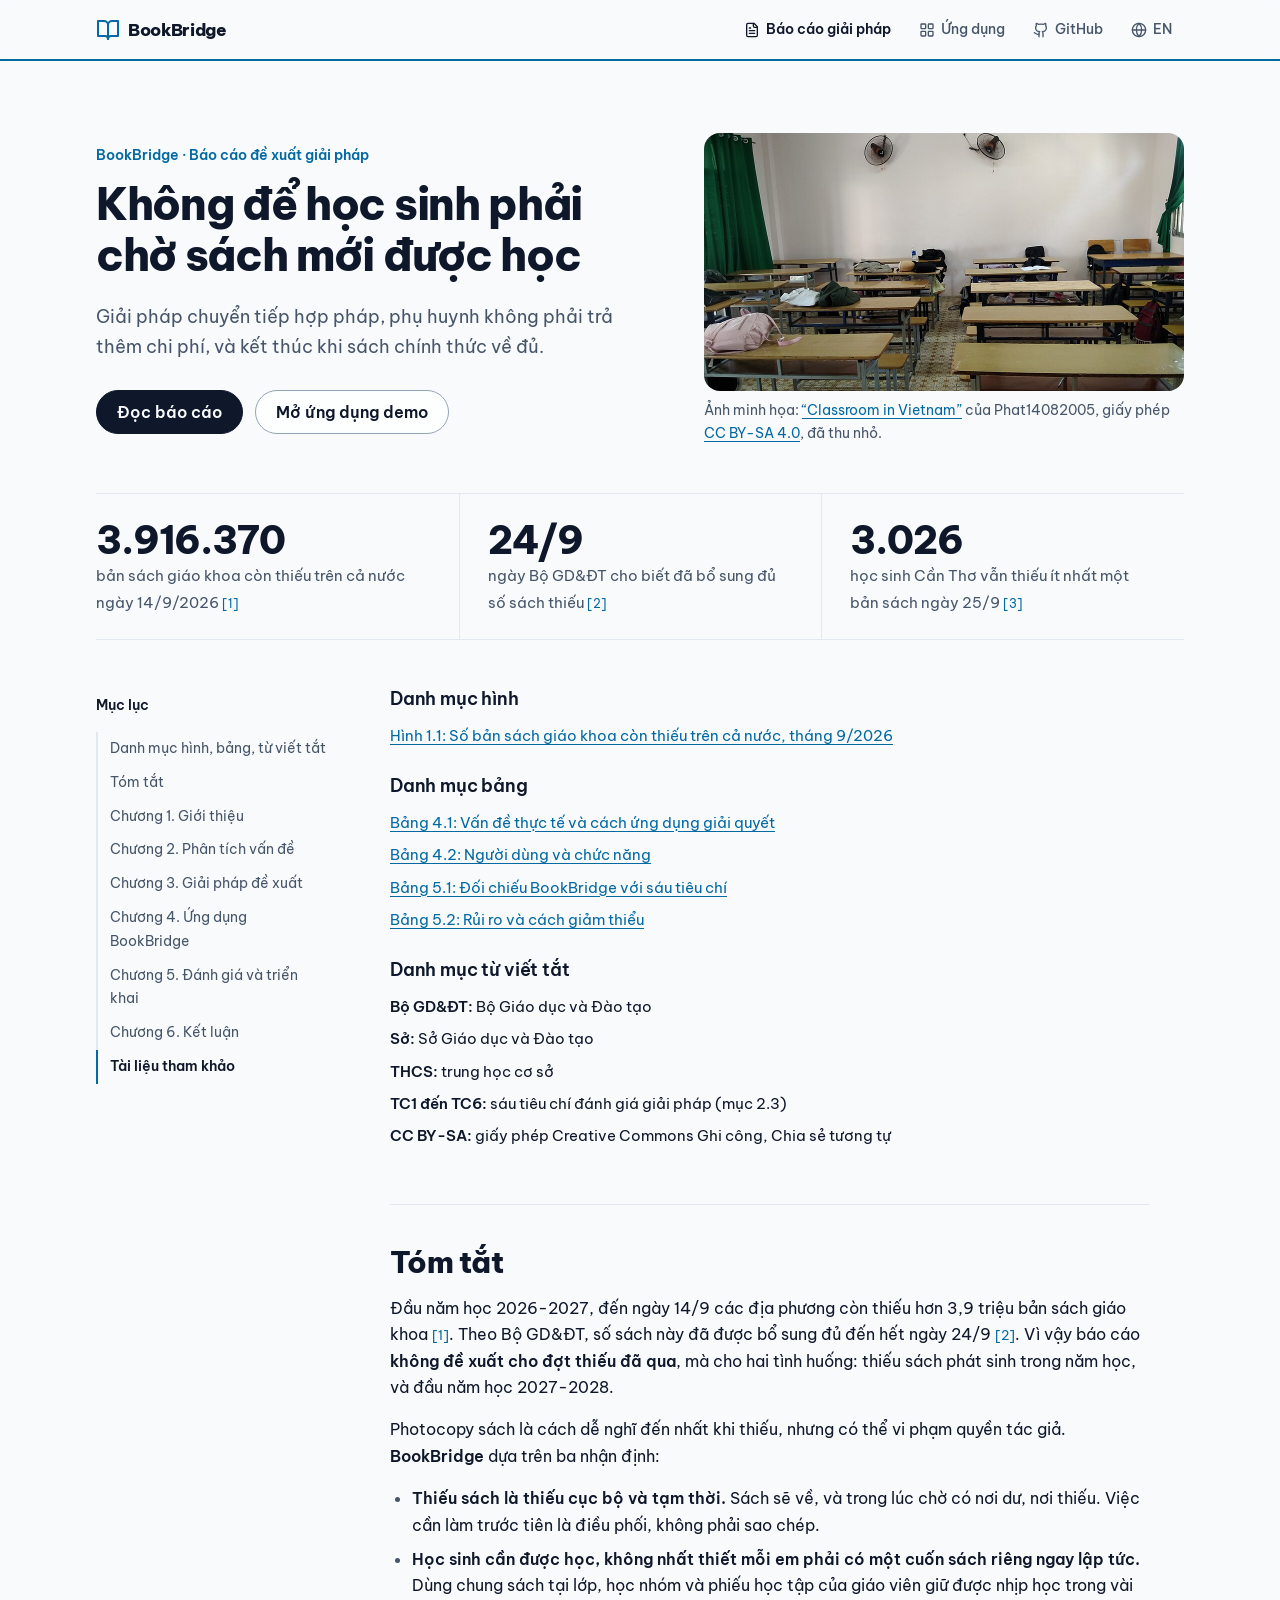
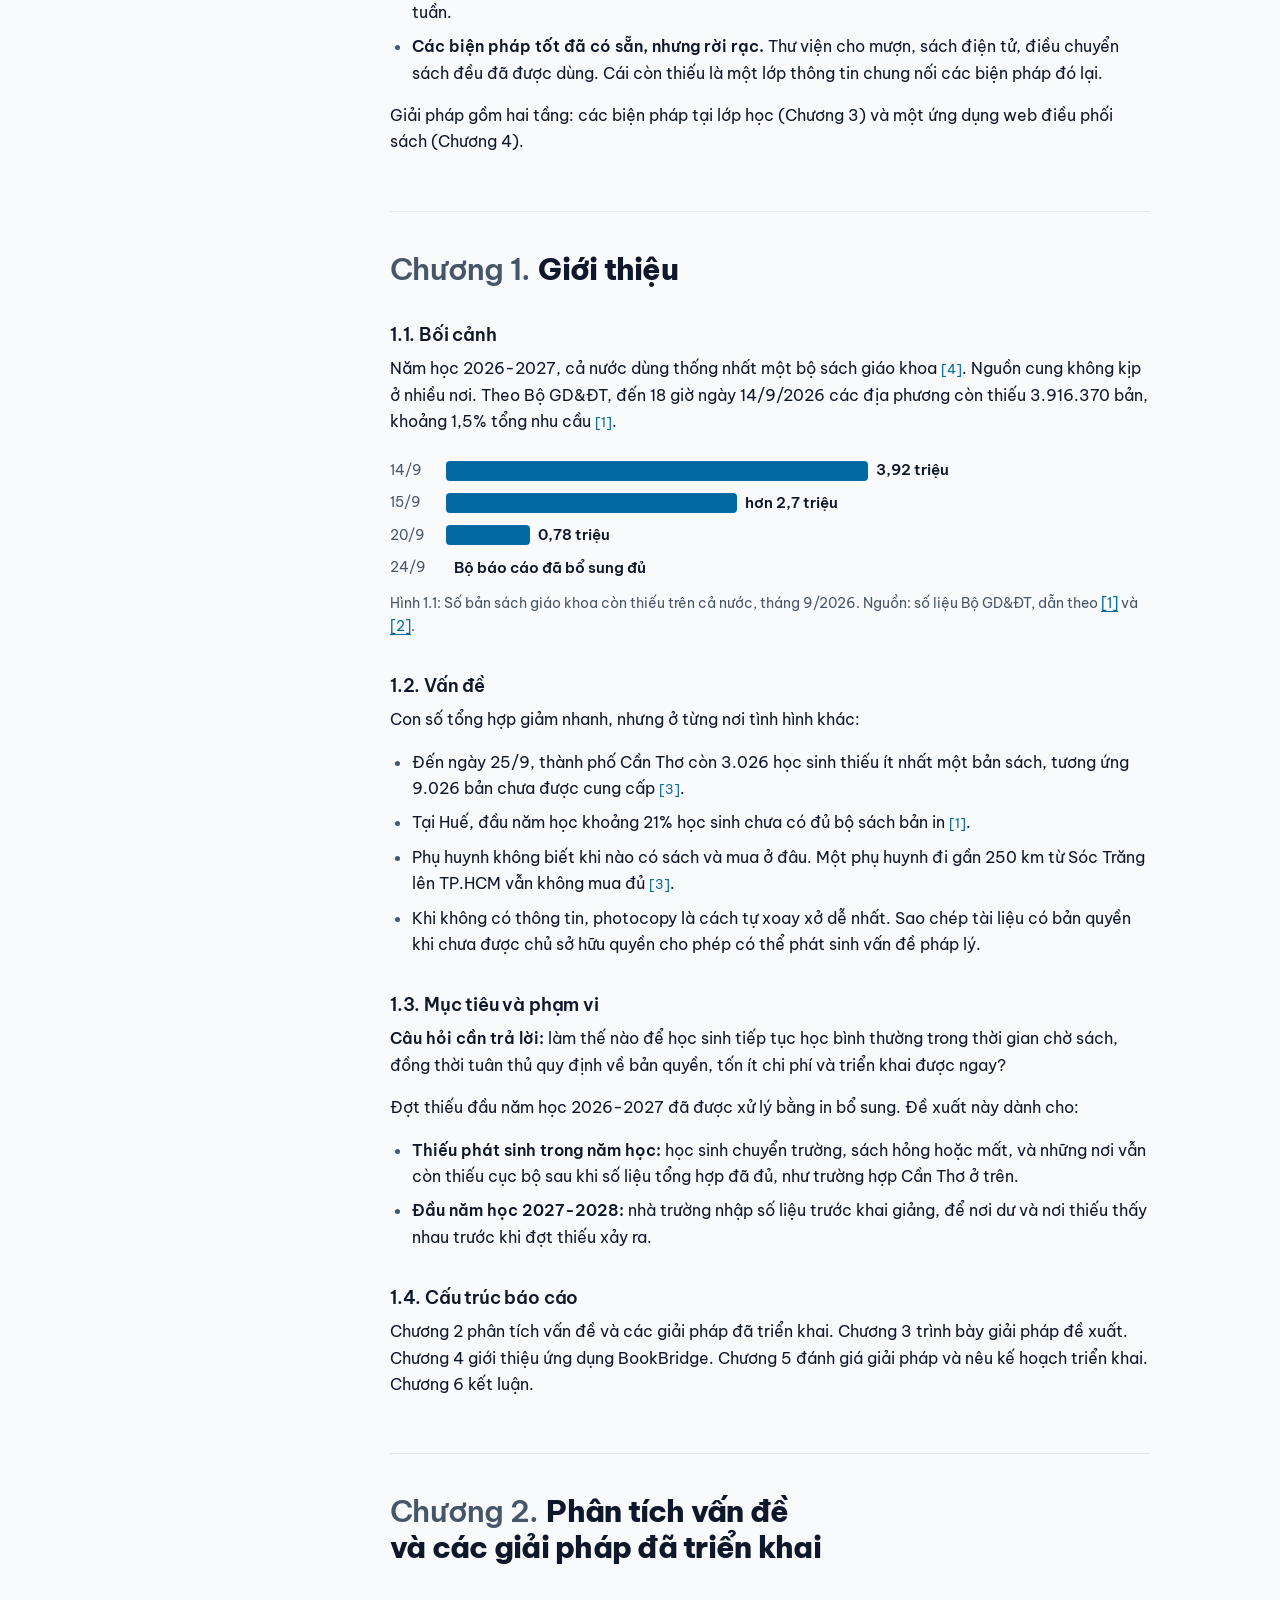
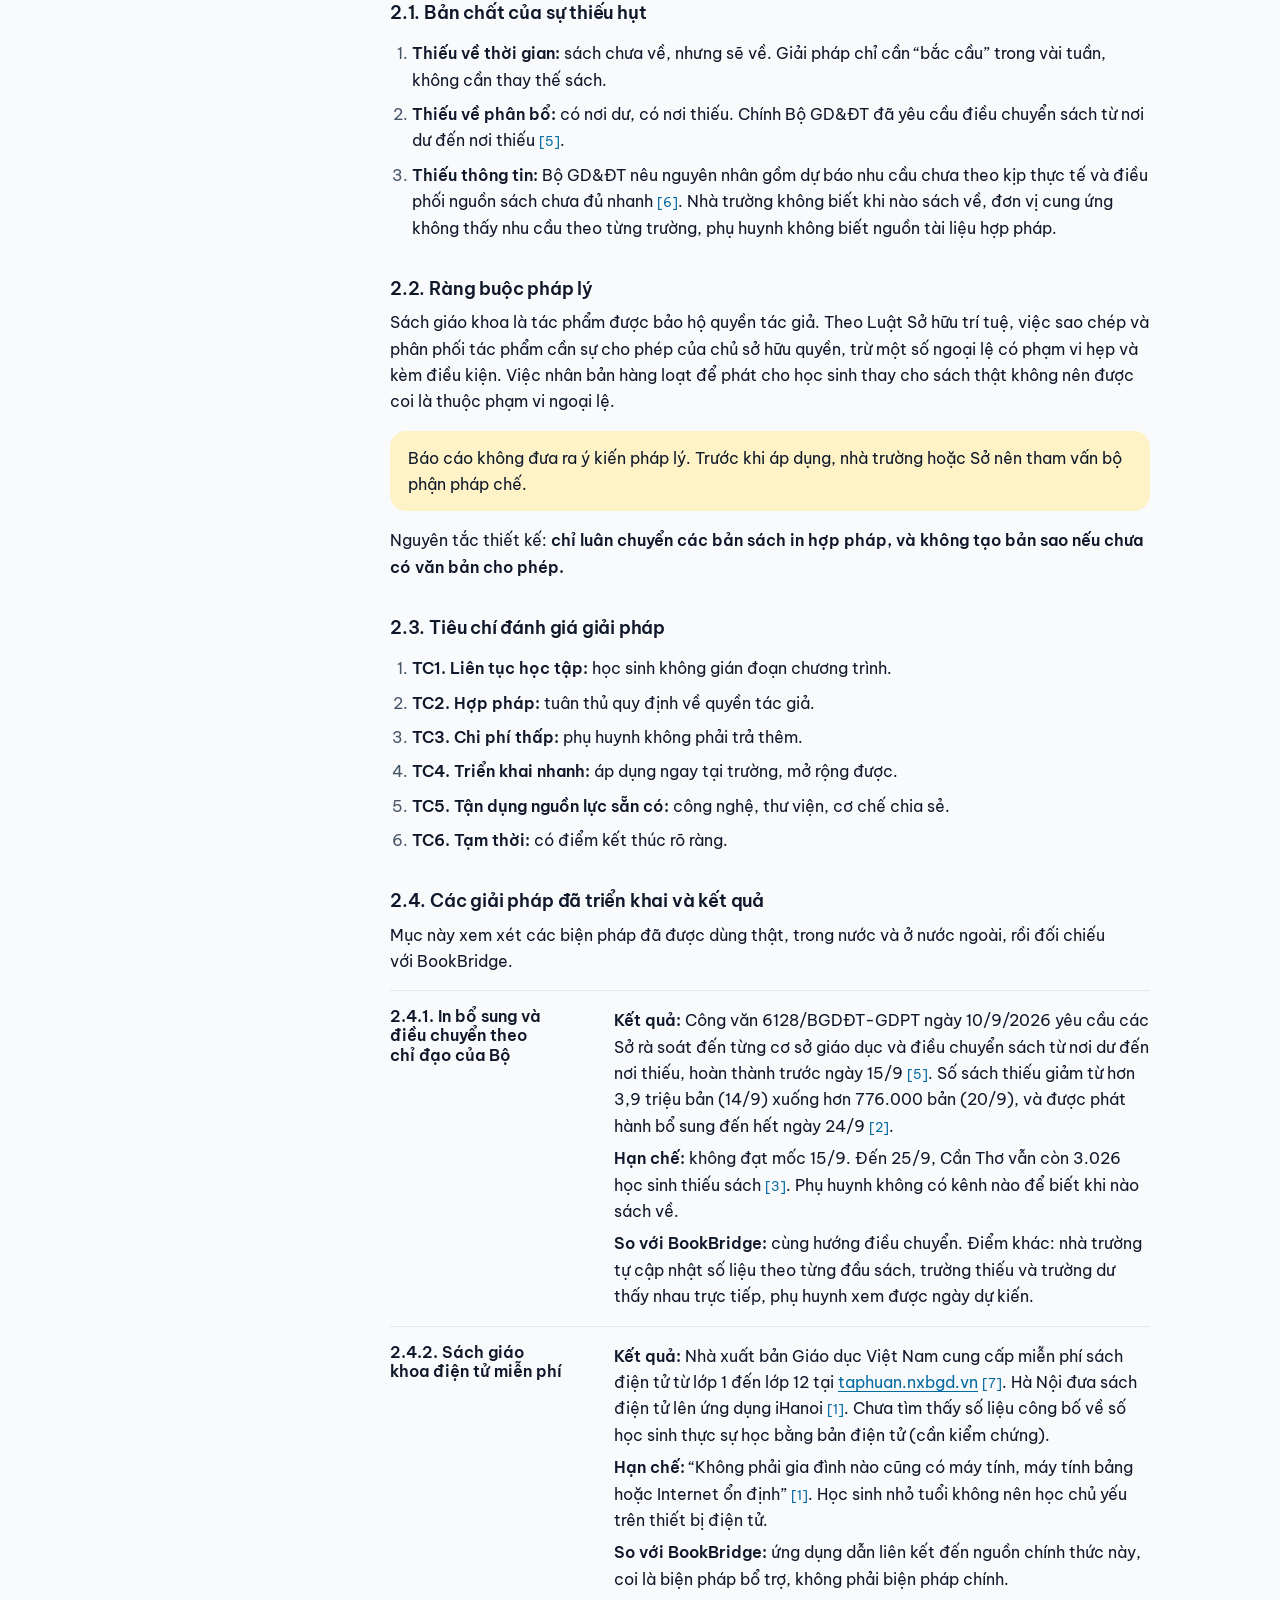
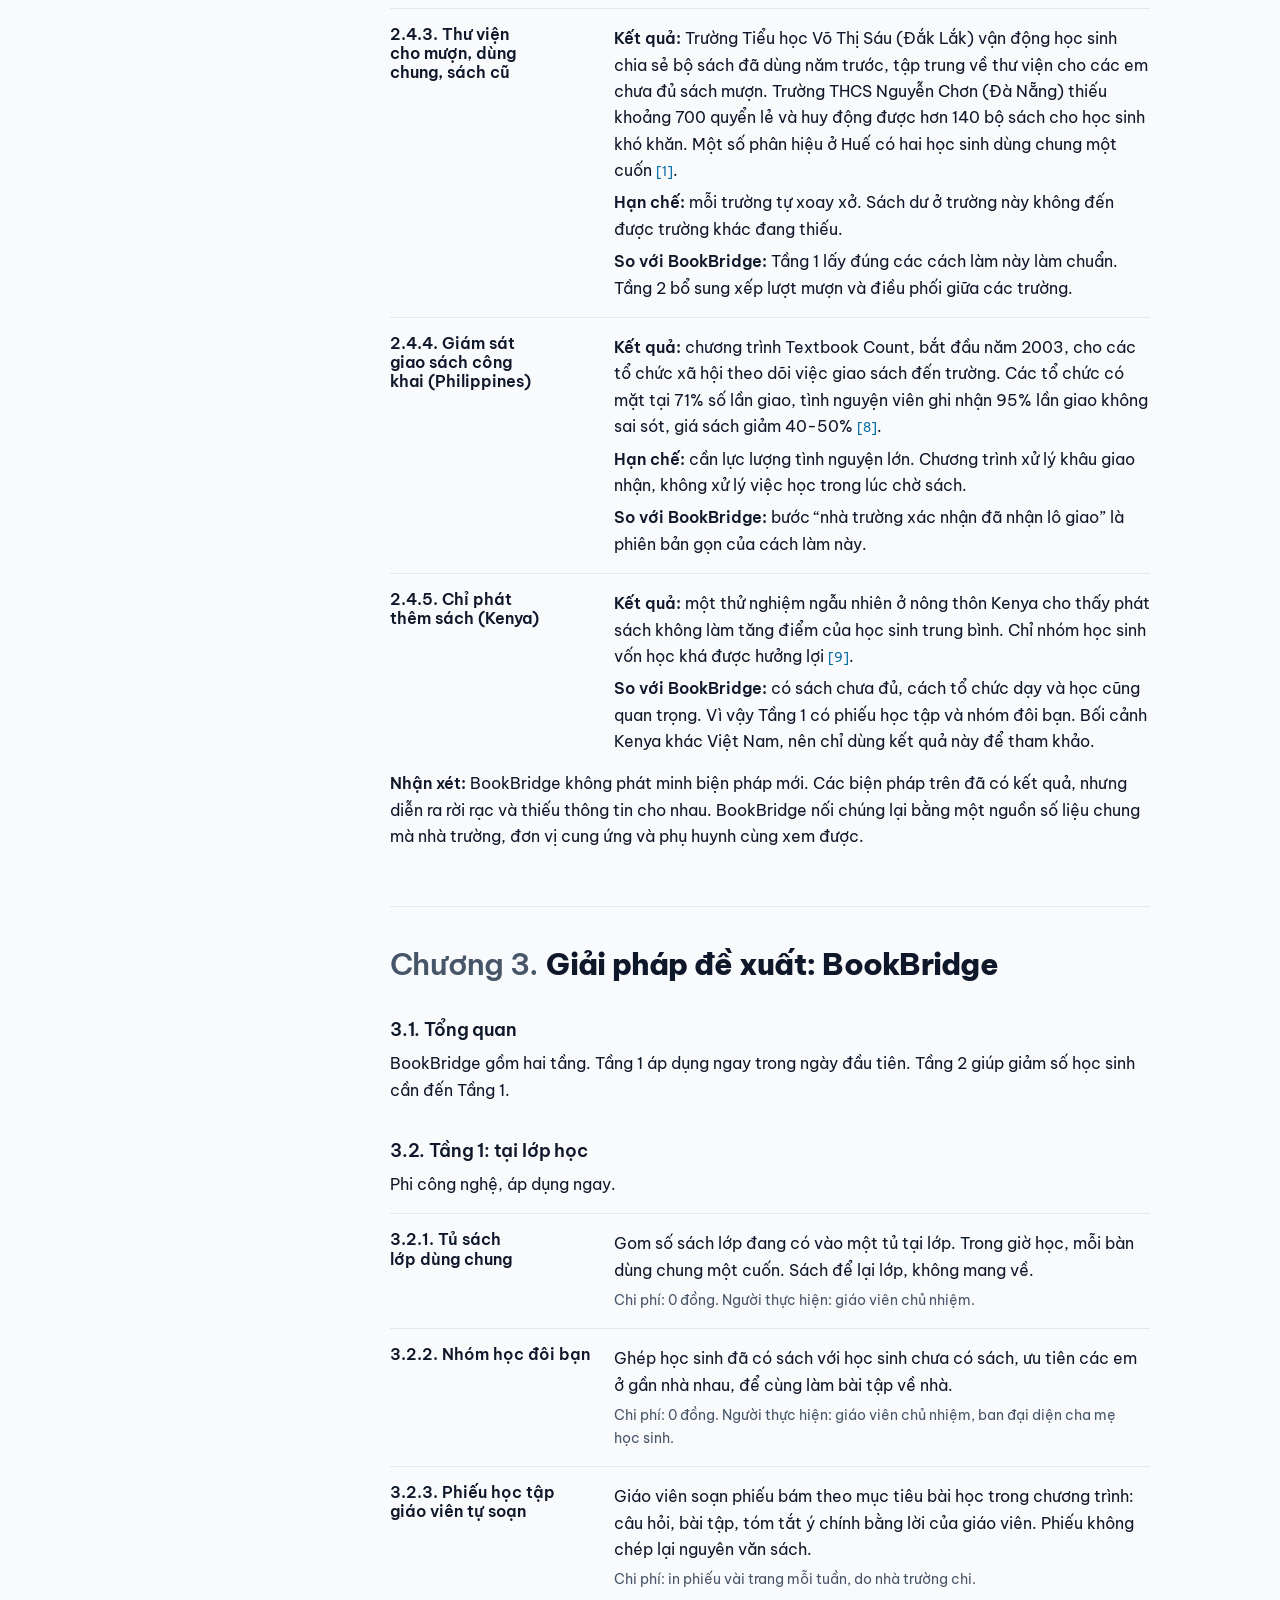
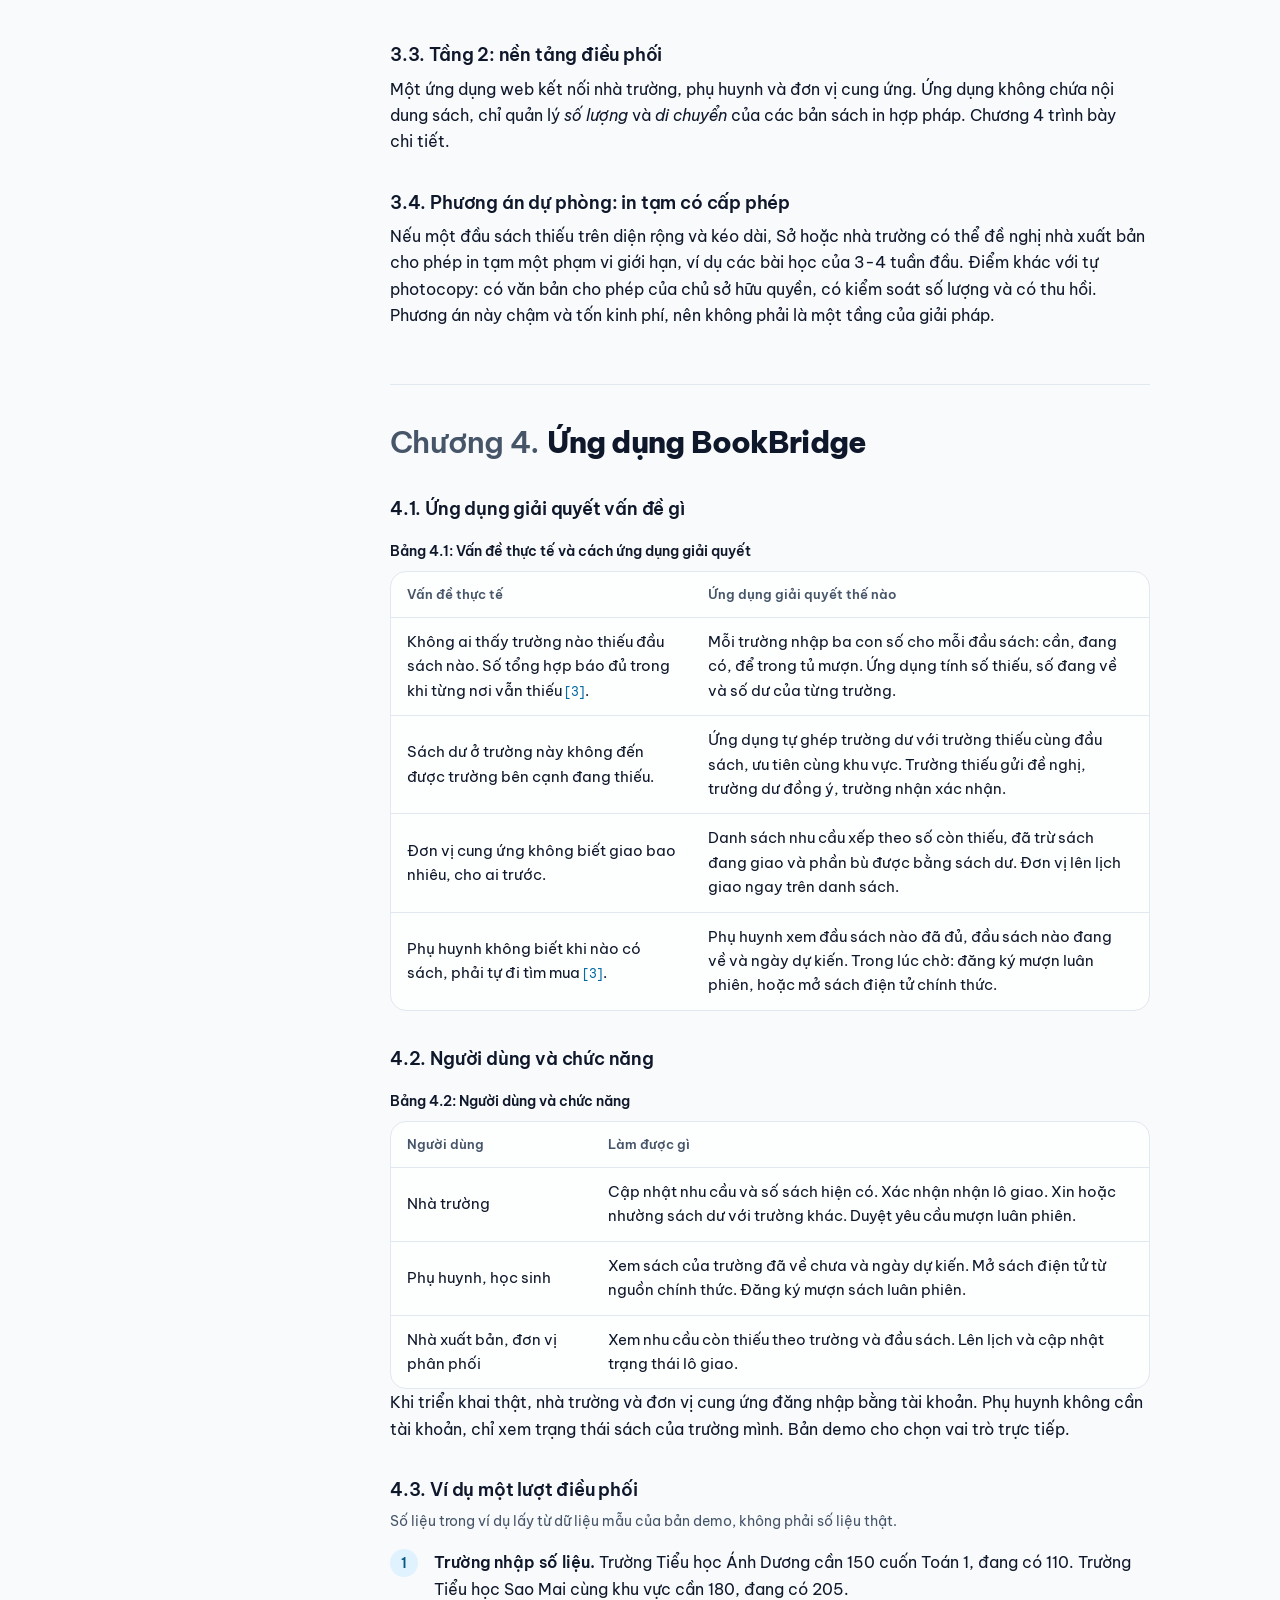
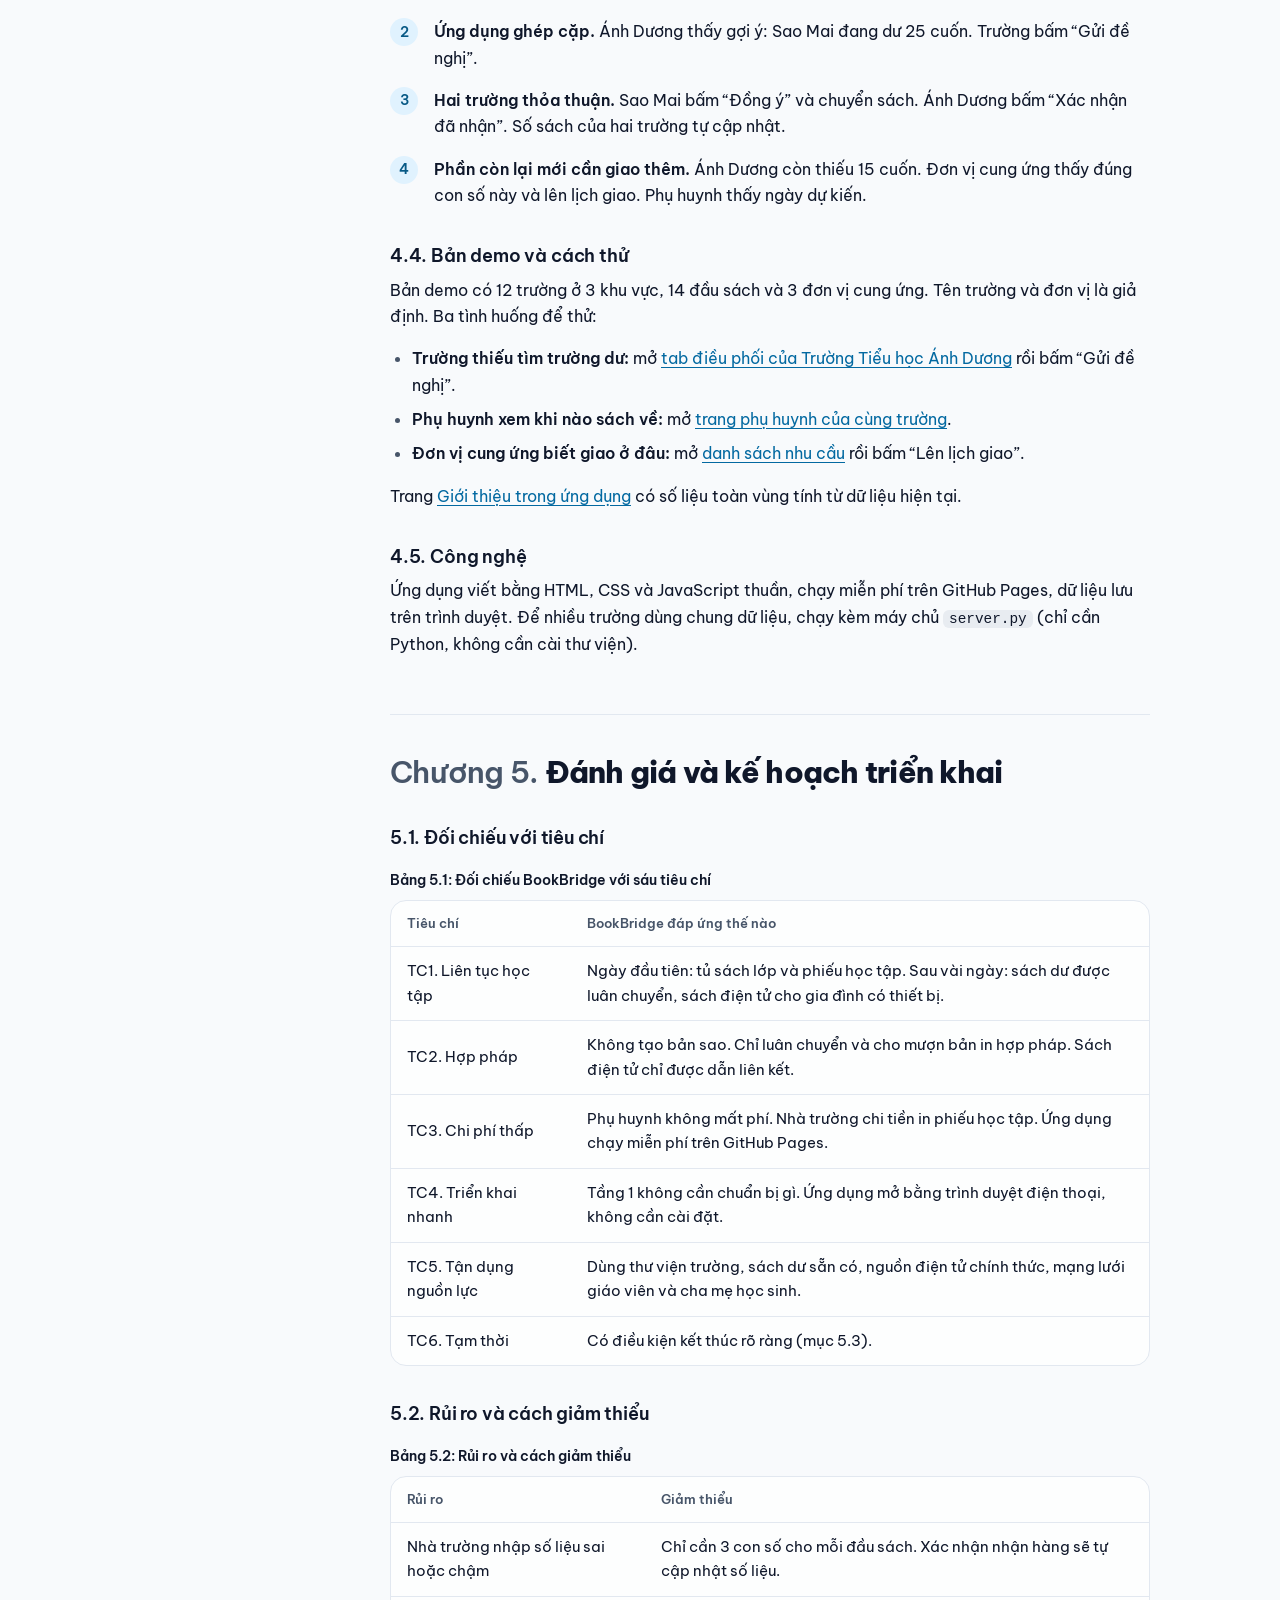
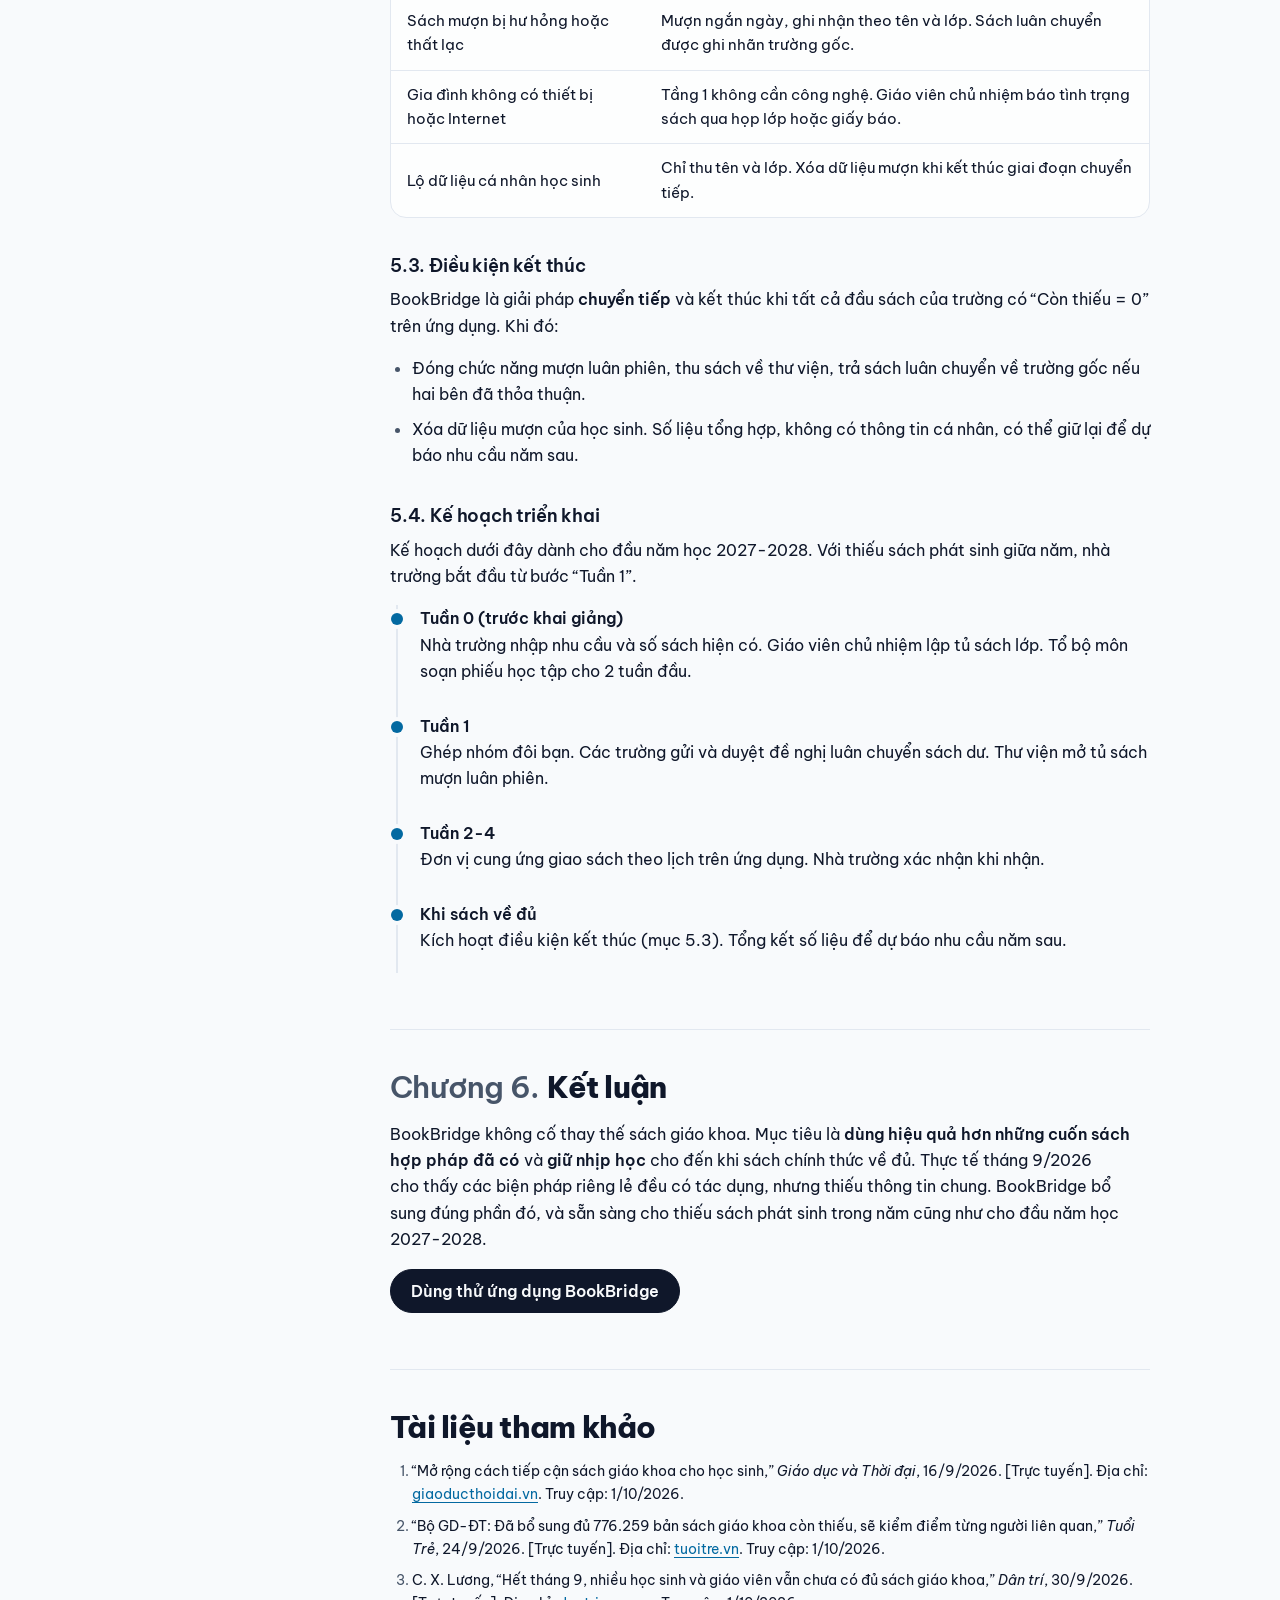
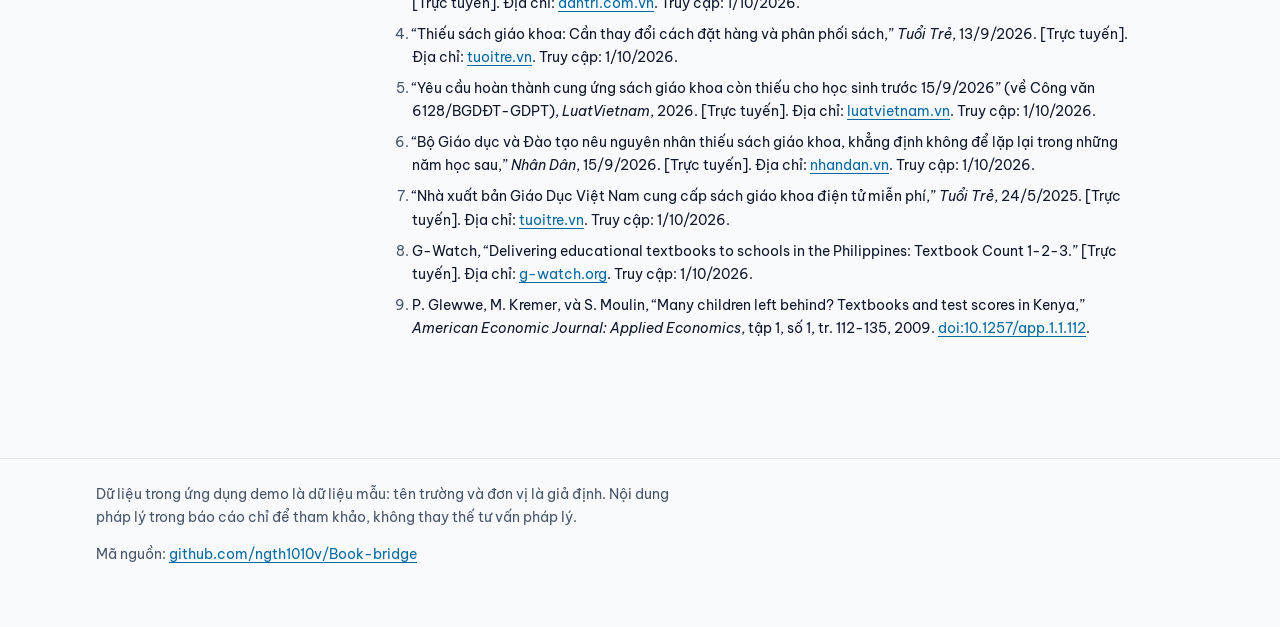
<file: index.html>
<!doctype html>
<html lang="vi">
<head>
  <meta charset="utf-8">
  <meta name="viewport" content="width=device-width, initial-scale=1">
  <title>BookBridge: giải pháp chuyển tiếp khi thiếu sách giáo khoa</title>
  <meta name="description" content="Báo cáo đề xuất giải pháp hợp pháp, chi phí thấp giúp học sinh không gián đoạn việc học khi sách giáo khoa chưa được cung ứng đủ.">
  <link rel="preconnect" href="https://fonts.googleapis.com">
  <link rel="preconnect" href="https://fonts.gstatic.com" crossorigin>
  <link rel="stylesheet" href="https://fonts.googleapis.com/css2?family=Be+Vietnam+Pro:wght@400;500;600;800&display=swap">
  <link rel="icon" href="data:image/svg+xml,%3Csvg xmlns='http://www.w3.org/2000/svg' viewBox='0 0 24 24' fill='none' stroke='%231f4fbf' stroke-width='2' stroke-linecap='round' stroke-linejoin='round'%3E%3Cpath d='M2 3h6a4 4 0 0 1 4 4v14a3 3 0 0 0-3-3H2z'/%3E%3Cpath d='M22 3h-6a4 4 0 0 0-4 4v14a3 3 0 0 1 3-3h7z'/%3E%3C/svg%3E">
  <link rel="alternate" hreflang="vi" href="index.html">
  <link rel="alternate" hreflang="en" href="index.en.html">
  <link rel="stylesheet" href="styles.css">
</head>
<body>
  <a class="skip-link" href="#main">Bỏ qua đến nội dung</a>
  <header class="site-header has-progress">
    <div class="container">
      <a class="brand" href="index.html">
        <svg class="icon" viewBox="0 0 24 24" aria-hidden="true"><path d="M2 3h6a4 4 0 0 1 4 4v14a3 3 0 0 0-3-3H2z"/><path d="M22 3h-6a4 4 0 0 0-4 4v14a3 3 0 0 1 3-3h7z"/></svg>
        BookBridge
      </a>
      <nav class="nav" aria-label="Điều hướng chính">
        <a href="index.html" aria-current="page"><svg class="icon" viewBox="0 0 24 24" aria-hidden="true"><path d="M15 2H6a2 2 0 0 0-2 2v16a2 2 0 0 0 2 2h12a2 2 0 0 0 2-2V7Z"/><path d="M14 2v4a2 2 0 0 0 2 2h4"/><path d="M10 9H8"/><path d="M16 13H8"/><path d="M16 17H8"/></svg><span>Báo cáo giải pháp</span></a>
        <a href="app.html?lang=vi"><svg class="icon" viewBox="0 0 24 24" aria-hidden="true"><rect width="7" height="7" x="3" y="3" rx="1"/><rect width="7" height="7" x="14" y="3" rx="1"/><rect width="7" height="7" x="14" y="14" rx="1"/><rect width="7" height="7" x="3" y="14" rx="1"/></svg><span>Ứng dụng</span></a>
        <a href="https://github.com/ngth1010v/Book-bridge" target="_blank" rel="noopener" aria-label="GitHub"><svg class="icon" viewBox="0 0 24 24" aria-hidden="true"><path d="M15 22v-4a4.8 4.8 0 0 0-1-3.5c3 0 6-2 6-5.5.08-1.25-.27-2.48-1-3.5.28-1.15.28-2.35 0-3.5 0 0-1 0-3 1.5-2.64-.5-5.36-.5-8 0C6 2 5 2 5 2c-.3 1.15-.3 2.35 0 3.5A5.403 5.403 0 0 0 4 9c0 3.5 3 5.5 6 5.5-.39.49-.68 1.05-.85 1.65-.17.6-.22 1.23-.15 1.85v4"/><path d="M9 18c-4.51 2-5-2-7-2"/></svg><span class="wide-only">GitHub</span></a>
        <a href="index.en.html" lang="en" hreflang="en" aria-label="Switch to English"><svg class="icon" viewBox="0 0 24 24" aria-hidden="true"><circle cx="12" cy="12" r="10"/><path d="M12 2a14.5 14.5 0 0 0 0 20 14.5 14.5 0 0 0 0-20"/><path d="M2 12h20"/></svg><span>EN</span></a>
      </nav>
    </div>
  </header>

  <div class="hero">
    <div class="container">
      <div class="hero-grid">
        <div>
          <p class="eyebrow">BookBridge · Báo cáo đề xuất giải pháp</p>
          <h1>Không để học sinh phải chờ sách mới được học</h1>
          <p class="lead">Giải pháp chuyển tiếp hợp pháp, phụ huynh không phải trả thêm chi phí, và kết thúc khi sách chính thức về đủ.</p>
          <div class="actions">
            <a class="btn btn-primary" href="#tom-tat">Đọc báo cáo</a>
            <a class="btn" href="app.html?lang=vi">Mở ứng dụng demo</a>
          </div>
        </div>
        <figure class="hero-photo">
          <img src="classroom.jpg" alt="Một lớp học ở Việt Nam với các dãy bàn hai chỗ ngồi" width="960" height="516" fetchpriority="high">
          <figcaption>Ảnh minh họa: <a href="https://commons.wikimedia.org/wiki/File:Classroom_in_Vietnam_(cropped).jpg" target="_blank" rel="noopener">“Classroom in Vietnam”</a> của Phat14082005, giấy phép <a href="https://creativecommons.org/licenses/by-sa/4.0/deed.vi" target="_blank" rel="noopener">CC BY-SA 4.0</a>, đã thu nhỏ.</figcaption>
        </figure>
      </div>
      <ul class="figures" aria-label="Số liệu chính">
        <li><b>3.916.370</b><span>bản sách giáo khoa còn thiếu trên cả nước ngày 14/9/2026 <a class="ref" href="#n1">[1]</a></span></li>
        <li><b>24/9</b><span>ngày Bộ GD&amp;ĐT cho biết đã bổ sung đủ số sách thiếu <a class="ref" href="#n2">[2]</a></span></li>
        <li><b>3.026</b><span>học sinh Cần Thơ vẫn thiếu ít nhất một bản sách ngày 25/9 <a class="ref" href="#n3">[3]</a></span></li>
      </ul>
    </div>
  </div>

  <div class="container report">
    <aside class="toc" aria-label="Mục lục">
      <div>
        <details open>
          <summary>Mục lục</summary>
          <ol>
            <li><a href="#danh-muc">Danh mục hình, bảng, từ viết tắt</a></li>
            <li><a href="#tom-tat">Tóm tắt</a></li>
            <li><a href="#van-de">Chương 1. Giới thiệu</a></li>
            <li><a href="#phan-tich">Chương 2. Phân tích vấn đề</a></li>
            <li><a href="#giai-phap">Chương 3. Giải pháp đề xuất</a></li>
            <li><a href="#ung-dung">Chương 4. Ứng dụng BookBridge</a></li>
            <li><a href="#danh-gia">Chương 5. Đánh giá và triển khai</a></li>
            <li><a href="#ket-luan">Chương 6. Kết luận</a></li>
            <li><a href="#nguon">Tài liệu tham khảo</a></li>
          </ol>
        </details>
      </div>
    </aside>

    <main id="main" class="report-body" tabindex="-1">
      <section id="danh-muc" class="front">
        <h2>Danh mục hình</h2>
        <ul>
          <li><a href="#hinh-1-1">Hình 1.1: Số bản sách giáo khoa còn thiếu trên cả nước, tháng 9/2026</a></li>
        </ul>
        <h2>Danh mục bảng</h2>
        <ul>
          <li><a href="#bang-4-1">Bảng 4.1: Vấn đề thực tế và cách ứng dụng giải quyết</a></li>
          <li><a href="#bang-4-2">Bảng 4.2: Người dùng và chức năng</a></li>
          <li><a href="#bang-5-1">Bảng 5.1: Đối chiếu BookBridge với sáu tiêu chí</a></li>
          <li><a href="#bang-5-2">Bảng 5.2: Rủi ro và cách giảm thiểu</a></li>
        </ul>
        <h2>Danh mục từ viết tắt</h2>
        <ul>
          <li><strong>Bộ GD&amp;ĐT:</strong> Bộ Giáo dục và Đào tạo</li>
          <li><strong>Sở:</strong> Sở Giáo dục và Đào tạo</li>
          <li><strong>THCS:</strong> trung học cơ sở</li>
          <li><strong>TC1 đến TC6:</strong> sáu tiêu chí đánh giá giải pháp (mục 2.3)</li>
          <li><strong>CC BY-SA:</strong> giấy phép Creative Commons Ghi công, Chia sẻ tương tự</li>
        </ul>
      </section>

      <section id="tom-tat">
        <h2>Tóm tắt</h2>
        <p>Đầu năm học 2026-2027, đến ngày 14/9 các địa phương còn thiếu hơn 3,9 triệu bản sách giáo khoa <a class="ref" href="#n1">[1]</a>. Theo Bộ GD&amp;ĐT, số sách này đã được bổ sung đủ đến hết ngày 24/9 <a class="ref" href="#n2">[2]</a>. Vì vậy báo cáo <strong>không đề xuất cho đợt thiếu đã qua</strong>, mà cho hai tình huống: thiếu sách phát sinh trong năm học, và đầu năm học 2027-2028.</p>
        <p>Photocopy sách là cách dễ nghĩ đến nhất khi thiếu, nhưng có thể vi phạm quyền tác giả. <strong>BookBridge</strong> dựa trên ba nhận định:</p>
        <ul>
          <li><strong>Thiếu sách là thiếu cục bộ và tạm thời.</strong> Sách sẽ về, và trong lúc chờ có nơi dư, nơi thiếu. Việc cần làm trước tiên là điều phối, không phải sao chép.</li>
          <li><strong>Học sinh cần được học, không nhất thiết mỗi em phải có một cuốn sách riêng ngay lập tức.</strong> Dùng chung sách tại lớp, học nhóm và phiếu học tập của giáo viên giữ được nhịp học trong vài tuần.</li>
          <li><strong>Các biện pháp tốt đã có sẵn, nhưng rời rạc.</strong> Thư viện cho mượn, sách điện tử, điều chuyển sách đều đã được dùng. Cái còn thiếu là một lớp thông tin chung nối các biện pháp đó lại.</li>
        </ul>
        <p>Giải pháp gồm hai tầng: các biện pháp tại lớp học (Chương 3) và một ứng dụng web điều phối sách (Chương 4).</p>
      </section>

      <section id="van-de">
        <h2><span class="sec-num">Chương 1.</span>Giới thiệu</h2>

        <h3>1.1. Bối cảnh</h3>
        <p>Năm học 2026-2027, cả nước dùng thống nhất một bộ sách giáo khoa <a class="ref" href="#n4">[4]</a>. Nguồn cung không kịp ở nhiều nơi. Theo Bộ GD&amp;ĐT, đến 18 giờ ngày 14/9/2026 các địa phương còn thiếu 3.916.370 bản, khoảng 1,5% tổng nhu cầu <a class="ref" href="#n1">[1]</a>.</p>
        <figure class="chart" id="hinh-1-1">
          <ul>
            <li><span>14/9</span><div><i style="--v:100"></i><b>3,92 triệu</b></div></li>
            <li><span>15/9</span><div><i style="--v:69"></i><b>hơn 2,7 triệu</b></div></li>
            <li><span>20/9</span><div><i style="--v:20"></i><b>0,78 triệu</b></div></li>
            <li><span>24/9</span><div><i style="--v:0"></i><b>Bộ báo cáo đã bổ sung đủ</b></div></li>
          </ul>
          <figcaption>Hình 1.1: Số bản sách giáo khoa còn thiếu trên cả nước, tháng 9/2026. Nguồn: số liệu Bộ GD&amp;ĐT, dẫn theo <a href="#n1">[1]</a> và <a href="#n2">[2]</a>.</figcaption>
        </figure>

        <h3>1.2. Vấn đề</h3>
        <p>Con số tổng hợp giảm nhanh, nhưng ở từng nơi tình hình khác:</p>
        <ul>
          <li>Đến ngày 25/9, thành phố Cần Thơ còn 3.026 học sinh thiếu ít nhất một bản sách, tương ứng 9.026 bản chưa được cung cấp <a class="ref" href="#n3">[3]</a>.</li>
          <li>Tại Huế, đầu năm học khoảng 21% học sinh chưa có đủ bộ sách bản in <a class="ref" href="#n1">[1]</a>.</li>
          <li>Phụ huynh không biết khi nào có sách và mua ở đâu. Một phụ huynh đi gần 250 km từ Sóc Trăng lên TP.HCM vẫn không mua đủ <a class="ref" href="#n3">[3]</a>.</li>
          <li>Khi không có thông tin, photocopy là cách tự xoay xở dễ nhất. Sao chép tài liệu có bản quyền khi chưa được chủ sở hữu quyền cho phép có thể phát sinh vấn đề pháp lý.</li>
        </ul>

        <h3>1.3. Mục tiêu và phạm vi</h3>
        <p><strong>Câu hỏi cần trả lời:</strong> làm thế nào để học sinh tiếp tục học bình thường trong thời gian chờ sách, đồng thời tuân thủ quy định về bản quyền, tốn ít chi phí và triển khai được ngay?</p>
        <p>Đợt thiếu đầu năm học 2026-2027 đã được xử lý bằng in bổ sung. Đề xuất này dành cho:</p>
        <ul>
          <li><strong>Thiếu phát sinh trong năm học:</strong> học sinh chuyển trường, sách hỏng hoặc mất, và những nơi vẫn còn thiếu cục bộ sau khi số liệu tổng hợp đã đủ, như trường hợp Cần Thơ ở trên.</li>
          <li><strong>Đầu năm học 2027-2028:</strong> nhà trường nhập số liệu trước khai giảng, để nơi dư và nơi thiếu thấy nhau trước khi đợt thiếu xảy ra.</li>
        </ul>

        <h3>1.4. Cấu trúc báo cáo</h3>
        <p>Chương 2 phân tích vấn đề và các giải pháp đã triển khai. Chương 3 trình bày giải pháp đề xuất. Chương 4 giới thiệu ứng dụng BookBridge. Chương 5 đánh giá giải pháp và nêu kế hoạch triển khai. Chương 6 kết luận.</p>
      </section>

      <section id="phan-tich">
        <h2><span class="sec-num">Chương 2.</span>Phân tích vấn đề và các giải pháp đã triển khai</h2>

        <h3>2.1. Bản chất của sự thiếu hụt</h3>
        <ol>
          <li><strong>Thiếu về thời gian:</strong> sách chưa về, nhưng sẽ về. Giải pháp chỉ cần “bắc cầu” trong vài tuần, không cần thay thế sách.</li>
          <li><strong>Thiếu về phân bổ:</strong> có nơi dư, có nơi thiếu. Chính Bộ GD&amp;ĐT đã yêu cầu điều chuyển sách từ nơi dư đến nơi thiếu <a class="ref" href="#n5">[5]</a>.</li>
          <li><strong>Thiếu thông tin:</strong> Bộ GD&amp;ĐT nêu nguyên nhân gồm dự báo nhu cầu chưa theo kịp thực tế và điều phối nguồn sách chưa đủ nhanh <a class="ref" href="#n6">[6]</a>. Nhà trường không biết khi nào sách về, đơn vị cung ứng không thấy nhu cầu theo từng trường, phụ huynh không biết nguồn tài liệu hợp pháp.</li>
        </ol>

        <h3>2.2. Ràng buộc pháp lý</h3>
        <p>Sách giáo khoa là tác phẩm được bảo hộ quyền tác giả. Theo Luật Sở hữu trí tuệ, việc sao chép và phân phối tác phẩm cần sự cho phép của chủ sở hữu quyền, trừ một số ngoại lệ có phạm vi hẹp và kèm điều kiện. Việc nhân bản hàng loạt để phát cho học sinh thay cho sách thật không nên được coi là thuộc phạm vi ngoại lệ.</p>
        <div class="callout callout-warn">Báo cáo không đưa ra ý kiến pháp lý. Trước khi áp dụng, nhà trường hoặc Sở nên tham vấn bộ phận pháp chế.</div>
        <p>Nguyên tắc thiết kế: <strong>chỉ luân chuyển các bản sách in hợp pháp, và không tạo bản sao nếu chưa có văn bản cho phép.</strong></p>

        <h3>2.3. Tiêu chí đánh giá giải pháp</h3>
        <ol>
          <li><strong>TC1. Liên tục học tập:</strong> học sinh không gián đoạn chương trình.</li>
          <li><strong>TC2. Hợp pháp:</strong> tuân thủ quy định về quyền tác giả.</li>
          <li><strong>TC3. Chi phí thấp:</strong> phụ huynh không phải trả thêm.</li>
          <li><strong>TC4. Triển khai nhanh:</strong> áp dụng ngay tại trường, mở rộng được.</li>
          <li><strong>TC5. Tận dụng nguồn lực sẵn có:</strong> công nghệ, thư viện, cơ chế chia sẻ.</li>
          <li><strong>TC6. Tạm thời:</strong> có điểm kết thúc rõ ràng.</li>
        </ol>

        <h3 id="phuong-an">2.4. Các giải pháp đã triển khai và kết quả</h3>
        <p>Mục này xem xét các biện pháp đã được dùng thật, trong nước và ở nước ngoài, rồi đối chiếu với BookBridge.</p>
        <div class="rows">
          <div>
            <h4>2.4.1. In bổ sung và điều chuyển theo chỉ đạo của Bộ</h4>
            <div>
              <p><strong>Kết quả:</strong> Công văn 6128/BGDĐT-GDPT ngày 10/9/2026 yêu cầu các Sở rà soát đến từng cơ sở giáo dục và điều chuyển sách từ nơi dư đến nơi thiếu, hoàn thành trước ngày 15/9 <a class="ref" href="#n5">[5]</a>. Số sách thiếu giảm từ hơn 3,9 triệu bản (14/9) xuống hơn 776.000 bản (20/9), và được phát hành bổ sung đến hết ngày 24/9 <a class="ref" href="#n2">[2]</a>.</p>
              <p><strong>Hạn chế:</strong> không đạt mốc 15/9. Đến 25/9, Cần Thơ vẫn còn 3.026 học sinh thiếu sách <a class="ref" href="#n3">[3]</a>. Phụ huynh không có kênh nào để biết khi nào sách về.</p>
              <p><strong>So với BookBridge:</strong> cùng hướng điều chuyển. Điểm khác: nhà trường tự cập nhật số liệu theo từng đầu sách, trường thiếu và trường dư thấy nhau trực tiếp, phụ huynh xem được ngày dự kiến.</p>
            </div>
          </div>
          <div>
            <h4>2.4.2. Sách giáo khoa điện tử miễn phí</h4>
            <div>
              <p><strong>Kết quả:</strong> Nhà xuất bản Giáo dục Việt Nam cung cấp miễn phí sách điện tử từ lớp 1 đến lớp 12 tại <a href="https://taphuan.nxbgd.vn" target="_blank" rel="noopener">taphuan.nxbgd.vn</a> <a class="ref" href="#n7">[7]</a>. Hà Nội đưa sách điện tử lên ứng dụng iHanoi <a class="ref" href="#n1">[1]</a>. Chưa tìm thấy số liệu công bố về số học sinh thực sự học bằng bản điện tử (cần kiểm chứng).</p>
              <p><strong>Hạn chế:</strong> “Không phải gia đình nào cũng có máy tính, máy tính bảng hoặc Internet ổn định” <a class="ref" href="#n1">[1]</a>. Học sinh nhỏ tuổi không nên học chủ yếu trên thiết bị điện tử.</p>
              <p><strong>So với BookBridge:</strong> ứng dụng dẫn liên kết đến nguồn chính thức này, coi là biện pháp bổ trợ, không phải biện pháp chính.</p>
            </div>
          </div>
          <div>
            <h4>2.4.3. Thư viện cho mượn, dùng chung, sách cũ</h4>
            <div>
              <p><strong>Kết quả:</strong> Trường Tiểu học Võ Thị Sáu (Đắk Lắk) vận động học sinh chia sẻ bộ sách đã dùng năm trước, tập trung về thư viện cho các em chưa đủ sách mượn. Trường THCS Nguyễn Chơn (Đà Nẵng) thiếu khoảng 700 quyển lẻ và huy động được hơn 140 bộ sách cho học sinh khó khăn. Một số phân hiệu ở Huế có hai học sinh dùng chung một cuốn <a class="ref" href="#n1">[1]</a>.</p>
              <p><strong>Hạn chế:</strong> mỗi trường tự xoay xở. Sách dư ở trường này không đến được trường khác đang thiếu.</p>
              <p><strong>So với BookBridge:</strong> Tầng 1 lấy đúng các cách làm này làm chuẩn. Tầng 2 bổ sung xếp lượt mượn và điều phối giữa các trường.</p>
            </div>
          </div>
          <div>
            <h4>2.4.4. Giám sát giao sách công khai (Philippines)</h4>
            <div>
              <p><strong>Kết quả:</strong> chương trình Textbook Count, bắt đầu năm 2003, cho các tổ chức xã hội theo dõi việc giao sách đến trường. Các tổ chức có mặt tại 71% số lần giao, tình nguyện viên ghi nhận 95% lần giao không sai sót, giá sách giảm 40-50% <a class="ref" href="#n8">[8]</a>.</p>
              <p><strong>Hạn chế:</strong> cần lực lượng tình nguyện lớn. Chương trình xử lý khâu giao nhận, không xử lý việc học trong lúc chờ sách.</p>
              <p><strong>So với BookBridge:</strong> bước “nhà trường xác nhận đã nhận lô giao” là phiên bản gọn của cách làm này.</p>
            </div>
          </div>
          <div>
            <h4>2.4.5. Chỉ phát thêm sách (Kenya)</h4>
            <div>
              <p><strong>Kết quả:</strong> một thử nghiệm ngẫu nhiên ở nông thôn Kenya cho thấy phát sách không làm tăng điểm của học sinh trung bình. Chỉ nhóm học sinh vốn học khá được hưởng lợi <a class="ref" href="#n9">[9]</a>.</p>
              <p><strong>So với BookBridge:</strong> có sách chưa đủ, cách tổ chức dạy và học cũng quan trọng. Vì vậy Tầng 1 có phiếu học tập và nhóm đôi bạn. Bối cảnh Kenya khác Việt Nam, nên chỉ dùng kết quả này để tham khảo.</p>
            </div>
          </div>
        </div>
        <p><strong>Nhận xét:</strong> BookBridge không phát minh biện pháp mới. Các biện pháp trên đã có kết quả, nhưng diễn ra rời rạc và thiếu thông tin cho nhau. BookBridge nối chúng lại bằng một nguồn số liệu chung mà nhà trường, đơn vị cung ứng và phụ huynh cùng xem được.</p>
      </section>

      <section id="giai-phap">
        <h2><span class="sec-num">Chương 3.</span>Giải pháp đề xuất: BookBridge</h2>

        <h3>3.1. Tổng quan</h3>
        <p>BookBridge gồm hai tầng. Tầng 1 áp dụng ngay trong ngày đầu tiên. Tầng 2 giúp giảm số học sinh cần đến Tầng 1.</p>

        <h3>3.2. Tầng 1: tại lớp học</h3>
        <p>Phi công nghệ, áp dụng ngay.</p>
        <div class="rows">
          <div>
            <h4>3.2.1. Tủ sách lớp dùng chung</h4>
            <div><p>Gom số sách lớp đang có vào một tủ tại lớp. Trong giờ học, mỗi bàn dùng chung một cuốn. Sách để lại lớp, không mang về.</p>
            <p class="small muted">Chi phí: 0 đồng. Người thực hiện: giáo viên chủ nhiệm.</p></div>
          </div>
          <div>
            <h4>3.2.2. Nhóm học đôi bạn</h4>
            <div><p>Ghép học sinh đã có sách với học sinh chưa có sách, ưu tiên các em ở gần nhà nhau, để cùng làm bài tập về nhà.</p>
            <p class="small muted">Chi phí: 0 đồng. Người thực hiện: giáo viên chủ nhiệm, ban đại diện cha mẹ học sinh.</p></div>
          </div>
          <div>
            <h4>3.2.3. Phiếu học tập giáo viên tự soạn</h4>
            <div><p>Giáo viên soạn phiếu bám theo mục tiêu bài học trong chương trình: câu hỏi, bài tập, tóm tắt ý chính bằng lời của giáo viên. Phiếu không chép lại nguyên văn sách.</p>
            <p class="small muted">Chi phí: in phiếu vài trang mỗi tuần, do nhà trường chi.</p></div>
          </div>
        </div>

        <h3>3.3. Tầng 2: nền tảng điều phối</h3>
        <p>Một ứng dụng web kết nối nhà trường, phụ huynh và đơn vị cung ứng. Ứng dụng không chứa nội dung sách, chỉ quản lý <em>số lượng</em> và <em>di chuyển</em> của các bản sách in hợp pháp. Chương 4 trình bày chi tiết.</p>

        <h3>3.4. Phương án dự phòng: in tạm có cấp phép</h3>
        <p>Nếu một đầu sách thiếu trên diện rộng và kéo dài, Sở hoặc nhà trường có thể đề nghị nhà xuất bản cho phép in tạm một phạm vi giới hạn, ví dụ các bài học của 3-4 tuần đầu. Điểm khác với tự photocopy: có văn bản cho phép của chủ sở hữu quyền, có kiểm soát số lượng và có thu hồi. Phương án này chậm và tốn kinh phí, nên không phải là một tầng của giải pháp.</p>
      </section>

      <section id="ung-dung">
        <h2><span class="sec-num">Chương 4.</span>Ứng dụng BookBridge</h2>

        <h3>4.1. Ứng dụng giải quyết vấn đề gì</h3>
        <p class="caption" id="bang-4-1">Bảng 4.1: Vấn đề thực tế và cách ứng dụng giải quyết</p>
        <div class="table-wrap">
          <table>
            <thead><tr><th>Vấn đề thực tế</th><th>Ứng dụng giải quyết thế nào</th></tr></thead>
            <tbody>
              <tr><td>Không ai thấy trường nào thiếu đầu sách nào. Số tổng hợp báo đủ trong khi từng nơi vẫn thiếu <a class="ref" href="#n3">[3]</a>.</td><td>Mỗi trường nhập ba con số cho mỗi đầu sách: cần, đang có, để trong tủ mượn. Ứng dụng tính số thiếu, số đang về và số dư của từng trường.</td></tr>
              <tr><td>Sách dư ở trường này không đến được trường bên cạnh đang thiếu.</td><td>Ứng dụng tự ghép trường dư với trường thiếu cùng đầu sách, ưu tiên cùng khu vực. Trường thiếu gửi đề nghị, trường dư đồng ý, trường nhận xác nhận.</td></tr>
              <tr><td>Đơn vị cung ứng không biết giao bao nhiêu, cho ai trước.</td><td>Danh sách nhu cầu xếp theo số còn thiếu, đã trừ sách đang giao và phần bù được bằng sách dư. Đơn vị lên lịch giao ngay trên danh sách.</td></tr>
              <tr><td>Phụ huynh không biết khi nào có sách, phải tự đi tìm mua <a class="ref" href="#n3">[3]</a>.</td><td>Phụ huynh xem đầu sách nào đã đủ, đầu sách nào đang về và ngày dự kiến. Trong lúc chờ: đăng ký mượn luân phiên, hoặc mở sách điện tử chính thức.</td></tr>
            </tbody>
          </table>
        </div>

        <h3>4.2. Người dùng và chức năng</h3>
        <p class="caption" id="bang-4-2">Bảng 4.2: Người dùng và chức năng</p>
        <div class="table-wrap">
          <table>
            <thead><tr><th>Người dùng</th><th>Làm được gì</th></tr></thead>
            <tbody>
              <tr><td>Nhà trường</td><td>Cập nhật nhu cầu và số sách hiện có. Xác nhận nhận lô giao. Xin hoặc nhường sách dư với trường khác. Duyệt yêu cầu mượn luân phiên.</td></tr>
              <tr><td>Phụ huynh, học sinh</td><td>Xem sách của trường đã về chưa và ngày dự kiến. Mở sách điện tử từ nguồn chính thức. Đăng ký mượn sách luân phiên.</td></tr>
              <tr><td>Nhà xuất bản, đơn vị phân phối</td><td>Xem nhu cầu còn thiếu theo trường và đầu sách. Lên lịch và cập nhật trạng thái lô giao.</td></tr>
            </tbody>
          </table>
        </div>
        <p>Khi triển khai thật, nhà trường và đơn vị cung ứng đăng nhập bằng tài khoản. Phụ huynh không cần tài khoản, chỉ xem trạng thái sách của trường mình. Bản demo cho chọn vai trò trực tiếp.</p>

        <h3>4.3. Ví dụ một lượt điều phối</h3>
        <p class="small muted">Số liệu trong ví dụ lấy từ dữ liệu mẫu của bản demo, không phải số liệu thật.</p>
        <ol class="steps">
          <li><strong>Trường nhập số liệu.</strong> Trường Tiểu học Ánh Dương cần 150 cuốn Toán 1, đang có 110. Trường Tiểu học Sao Mai cùng khu vực cần 180, đang có 205.</li>
          <li><strong>Ứng dụng ghép cặp.</strong> Ánh Dương thấy gợi ý: Sao Mai đang dư 25 cuốn. Trường bấm “Gửi đề nghị”.</li>
          <li><strong>Hai trường thỏa thuận.</strong> Sao Mai bấm “Đồng ý” và chuyển sách. Ánh Dương bấm “Xác nhận đã nhận”. Số sách của hai trường tự cập nhật.</li>
          <li><strong>Phần còn lại mới cần giao thêm.</strong> Ánh Dương còn thiếu 15 cuốn. Đơn vị cung ứng thấy đúng con số này và lên lịch giao. Phụ huynh thấy ngày dự kiến.</li>
        </ol>

        <h3>4.4. Bản demo và cách thử</h3>
        <p>Bản demo có 12 trường ở 3 khu vực, 14 đầu sách và 3 đơn vị cung ứng. Tên trường và đơn vị là giả định. Ba tình huống để thử:</p>
        <ul>
          <li><strong>Trường thiếu tìm trường dư:</strong> mở <a href="app.html?lang=vi#school/s2/transfer">tab điều phối của Trường Tiểu học Ánh Dương</a> rồi bấm “Gửi đề nghị”.</li>
          <li><strong>Phụ huynh xem khi nào sách về:</strong> mở <a href="app.html?lang=vi#parent/s2">trang phụ huynh của cùng trường</a>.</li>
          <li><strong>Đơn vị cung ứng biết giao ở đâu:</strong> mở <a href="app.html?lang=vi#supplier/d1/demand">danh sách nhu cầu</a> rồi bấm “Lên lịch giao”.</li>
        </ul>
        <p>Trang <a href="app.html?lang=vi#about">Giới thiệu trong ứng dụng</a> có số liệu toàn vùng tính từ dữ liệu hiện tại.</p>

        <h3>4.5. Công nghệ</h3>
        <p>Ứng dụng viết bằng HTML, CSS và JavaScript thuần, chạy miễn phí trên GitHub Pages, dữ liệu lưu trên trình duyệt. Để nhiều trường dùng chung dữ liệu, chạy kèm máy chủ <code>server.py</code> (chỉ cần Python, không cần cài thư viện).</p>
      </section>

      <section id="danh-gia">
        <h2><span class="sec-num">Chương 5.</span>Đánh giá và kế hoạch triển khai</h2>

        <h3>5.1. Đối chiếu với tiêu chí</h3>
        <p class="caption" id="bang-5-1">Bảng 5.1: Đối chiếu BookBridge với sáu tiêu chí</p>
        <div class="table-wrap">
          <table>
            <thead><tr><th>Tiêu chí</th><th>BookBridge đáp ứng thế nào</th></tr></thead>
            <tbody>
              <tr><td>TC1. Liên tục học tập</td><td>Ngày đầu tiên: tủ sách lớp và phiếu học tập. Sau vài ngày: sách dư được luân chuyển, sách điện tử cho gia đình có thiết bị.</td></tr>
              <tr><td>TC2. Hợp pháp</td><td>Không tạo bản sao. Chỉ luân chuyển và cho mượn bản in hợp pháp. Sách điện tử chỉ được dẫn liên kết.</td></tr>
              <tr><td>TC3. Chi phí thấp</td><td>Phụ huynh không mất phí. Nhà trường chi tiền in phiếu học tập. Ứng dụng chạy miễn phí trên GitHub Pages.</td></tr>
              <tr><td>TC4. Triển khai nhanh</td><td>Tầng 1 không cần chuẩn bị gì. Ứng dụng mở bằng trình duyệt điện thoại, không cần cài đặt.</td></tr>
              <tr><td>TC5. Tận dụng nguồn lực</td><td>Dùng thư viện trường, sách dư sẵn có, nguồn điện tử chính thức, mạng lưới giáo viên và cha mẹ học sinh.</td></tr>
              <tr><td>TC6. Tạm thời</td><td>Có điều kiện kết thúc rõ ràng (mục 5.3).</td></tr>
            </tbody>
          </table>
        </div>

        <h3>5.2. Rủi ro và cách giảm thiểu</h3>
        <p class="caption" id="bang-5-2">Bảng 5.2: Rủi ro và cách giảm thiểu</p>
        <div class="table-wrap">
          <table>
            <thead><tr><th>Rủi ro</th><th>Giảm thiểu</th></tr></thead>
            <tbody>
              <tr><td>Nhà trường nhập số liệu sai hoặc chậm</td><td>Chỉ cần 3 con số cho mỗi đầu sách. Xác nhận nhận hàng sẽ tự cập nhật số liệu.</td></tr>
              <tr><td>Sách mượn bị hư hỏng hoặc thất lạc</td><td>Mượn ngắn ngày, ghi nhận theo tên và lớp. Sách luân chuyển được ghi nhãn trường gốc.</td></tr>
              <tr><td>Gia đình không có thiết bị hoặc Internet</td><td>Tầng 1 không cần công nghệ. Giáo viên chủ nhiệm báo tình trạng sách qua họp lớp hoặc giấy báo.</td></tr>
              <tr><td>Lộ dữ liệu cá nhân học sinh</td><td>Chỉ thu tên và lớp. Xóa dữ liệu mượn khi kết thúc giai đoạn chuyển tiếp.</td></tr>
            </tbody>
          </table>
        </div>

        <h3>5.3. Điều kiện kết thúc</h3>
        <p>BookBridge là giải pháp <strong>chuyển tiếp</strong> và kết thúc khi tất cả đầu sách của trường có “Còn thiếu = 0” trên ứng dụng. Khi đó:</p>
        <ul>
          <li>Đóng chức năng mượn luân phiên, thu sách về thư viện, trả sách luân chuyển về trường gốc nếu hai bên đã thỏa thuận.</li>
          <li>Xóa dữ liệu mượn của học sinh. Số liệu tổng hợp, không có thông tin cá nhân, có thể giữ lại để dự báo nhu cầu năm sau.</li>
        </ul>

        <h3 id="trien-khai">5.4. Kế hoạch triển khai</h3>
        <p>Kế hoạch dưới đây dành cho đầu năm học 2027-2028. Với thiếu sách phát sinh giữa năm, nhà trường bắt đầu từ bước “Tuần 1”.</p>
        <ol class="timeline">
          <li><strong>Tuần 0 (trước khai giảng)</strong>Nhà trường nhập nhu cầu và số sách hiện có. Giáo viên chủ nhiệm lập tủ sách lớp. Tổ bộ môn soạn phiếu học tập cho 2 tuần đầu.</li>
          <li><strong>Tuần 1</strong>Ghép nhóm đôi bạn. Các trường gửi và duyệt đề nghị luân chuyển sách dư. Thư viện mở tủ sách mượn luân phiên.</li>
          <li><strong>Tuần 2-4</strong>Đơn vị cung ứng giao sách theo lịch trên ứng dụng. Nhà trường xác nhận khi nhận.</li>
          <li><strong>Khi sách về đủ</strong>Kích hoạt điều kiện kết thúc (mục 5.3). Tổng kết số liệu để dự báo nhu cầu năm sau.</li>
        </ol>
      </section>

      <section id="ket-luan">
        <h2><span class="sec-num">Chương 6.</span>Kết luận</h2>
        <p>BookBridge không cố thay thế sách giáo khoa. Mục tiêu là <strong>dùng hiệu quả hơn những cuốn sách hợp pháp đã có</strong> và <strong>giữ nhịp học</strong> cho đến khi sách chính thức về đủ. Thực tế tháng 9/2026 cho thấy các biện pháp riêng lẻ đều có tác dụng, nhưng thiếu thông tin chung. BookBridge bổ sung đúng phần đó, và sẵn sàng cho thiếu sách phát sinh trong năm cũng như cho đầu năm học 2027-2028.</p>
        <p><a class="btn btn-primary" href="app.html?lang=vi">Dùng thử ứng dụng BookBridge</a></p>
      </section>

      <section id="nguon">
        <h2>Tài liệu tham khảo</h2>
        <ol class="sources small">
          <li id="n1">“Mở rộng cách tiếp cận sách giáo khoa cho học sinh,” <em>Giáo dục và Thời đại</em>, 16/9/2026. [Trực tuyến]. Địa chỉ: <a href="https://giaoducthoidai.vn/mo-rong-cach-tiep-can-sach-giao-khoa-cho-hoc-sinh-post792846.html" target="_blank" rel="noopener">giaoducthoidai.vn</a>. Truy cập: 1/10/2026.</li>
          <li id="n2">“Bộ GD-ĐT: Đã bổ sung đủ 776.259 bản sách giáo khoa còn thiếu, sẽ kiểm điểm từng người liên quan,” <em>Tuổi Trẻ</em>, 24/9/2026. [Trực tuyến]. Địa chỉ: <a href="https://tuoitre.vn/bo-gd-dt-da-bo-sung-du-776259-ban-sach-giao-khoa-con-thieu-se-kiem-diem-tung-nguoi-lien-quan-100260924210451002.htm" target="_blank" rel="noopener">tuoitre.vn</a>. Truy cập: 1/10/2026.</li>
          <li id="n3">C. X. Lương, “Hết tháng 9, nhiều học sinh và giáo viên vẫn chưa có đủ sách giáo khoa,” <em>Dân trí</em>, 30/9/2026. [Trực tuyến]. Địa chỉ: <a href="https://dantri.com.vn/giao-duc/het-thang-9-nhieu-hoc-sinh-va-giao-vien-van-chua-co-du-sach-giao-khoa-20260930164723437.htm" target="_blank" rel="noopener">dantri.com.vn</a>. Truy cập: 1/10/2026.</li>
          <li id="n4">“Thiếu sách giáo khoa: Cần thay đổi cách đặt hàng và phân phối sách,” <em>Tuổi Trẻ</em>, 13/9/2026. [Trực tuyến]. Địa chỉ: <a href="https://tuoitre.vn/thieu-sach-giao-khoa-can-thay-doi-cach-dat-hang-va-phan-phoi-sach-100260913135152345.htm" target="_blank" rel="noopener">tuoitre.vn</a>. Truy cập: 1/10/2026.</li>
          <li id="n5">“Yêu cầu hoàn thành cung ứng sách giáo khoa còn thiếu cho học sinh trước 15/9/2026” (về Công văn 6128/BGDĐT-GDPT), <em>LuatVietnam</em>, 2026. [Trực tuyến]. Địa chỉ: <a href="https://luatvietnam.vn/tin-van-ban-moi/yeu-cau-hoan-thanh-cung-ung-sach-giao-khoa-con-thieu-cho-hoc-sinh-truoc-15-9-2026-186-112388-article.html" target="_blank" rel="noopener">luatvietnam.vn</a>. Truy cập: 1/10/2026.</li>
          <li id="n6">“Bộ Giáo dục và Đào tạo nêu nguyên nhân thiếu sách giáo khoa, khẳng định không để lặp lại trong những năm học sau,” <em>Nhân Dân</em>, 15/9/2026. [Trực tuyến]. Địa chỉ: <a href="https://nhandan.vn/bo-giao-duc-va-dao-tao-neu-nguyen-nhan-thieu-sach-giao-khoa-khang-dinh-khong-de-lap-lai-trong-nhung-nam-hoc-sau-post988632.html" target="_blank" rel="noopener">nhandan.vn</a>. Truy cập: 1/10/2026.</li>
          <li id="n7">“Nhà xuất bản Giáo Dục Việt Nam cung cấp sách giáo khoa điện tử miễn phí,” <em>Tuổi Trẻ</em>, 24/5/2025. [Trực tuyến]. Địa chỉ: <a href="https://tuoitre.vn/nxb-giao-duc-viet-nam-cung-cap-sach-giao-khoa-dien-tu-mien-phi-20250524114756652.htm" target="_blank" rel="noopener">tuoitre.vn</a>. Truy cập: 1/10/2026.</li>
          <li id="n8">G-Watch, “Delivering educational textbooks to schools in the Philippines: Textbook Count 1-2-3.” [Trực tuyến]. Địa chỉ: <a href="https://www.g-watch.org/news-release/delivering-educational-textbooks-schools-philippines-textbook-count-1-2-3" target="_blank" rel="noopener">g-watch.org</a>. Truy cập: 1/10/2026.</li>
          <li id="n9">P. Glewwe, M. Kremer, và S. Moulin, “Many children left behind? Textbooks and test scores in Kenya,” <em>American Economic Journal: Applied Economics</em>, tập 1, số 1, tr. 112-135, 2009. <a href="https://www.aeaweb.org/articles?id=10.1257%2Fapp.1.1.112" target="_blank" rel="noopener">doi:10.1257/app.1.1.112</a>.</li>
        </ol>
      </section>
    </main>
  </div>

  <footer class="site-footer">
    <div class="container small muted">
      <p>Dữ liệu trong ứng dụng demo là dữ liệu mẫu: tên trường và đơn vị là giả định. Nội dung pháp lý trong báo cáo chỉ để tham khảo, không thay thế tư vấn pháp lý.</p>
      <p>Mã nguồn: <a href="https://github.com/ngth1010v/Book-bridge" target="_blank" rel="noopener">github.com/ngth1010v/Book-bridge</a></p>
    </div>
  </footer>
  <script>
    // Highlight the current chapter in the table of contents.
    const tocLinks = [...document.querySelectorAll('.toc a')];
    const spy = new IntersectionObserver((entries) => entries.forEach((e) => {
      if (e.isIntersecting) tocLinks.forEach((a) => (a.hash === '#' + e.target.id ? a.setAttribute('aria-current', 'true') : a.removeAttribute('aria-current')));
    }), { rootMargin: '-20% 0px -70% 0px' });
    document.querySelectorAll('main section[id]').forEach((s) => spy.observe(s));
  </script>
</body>
</html>
</file>
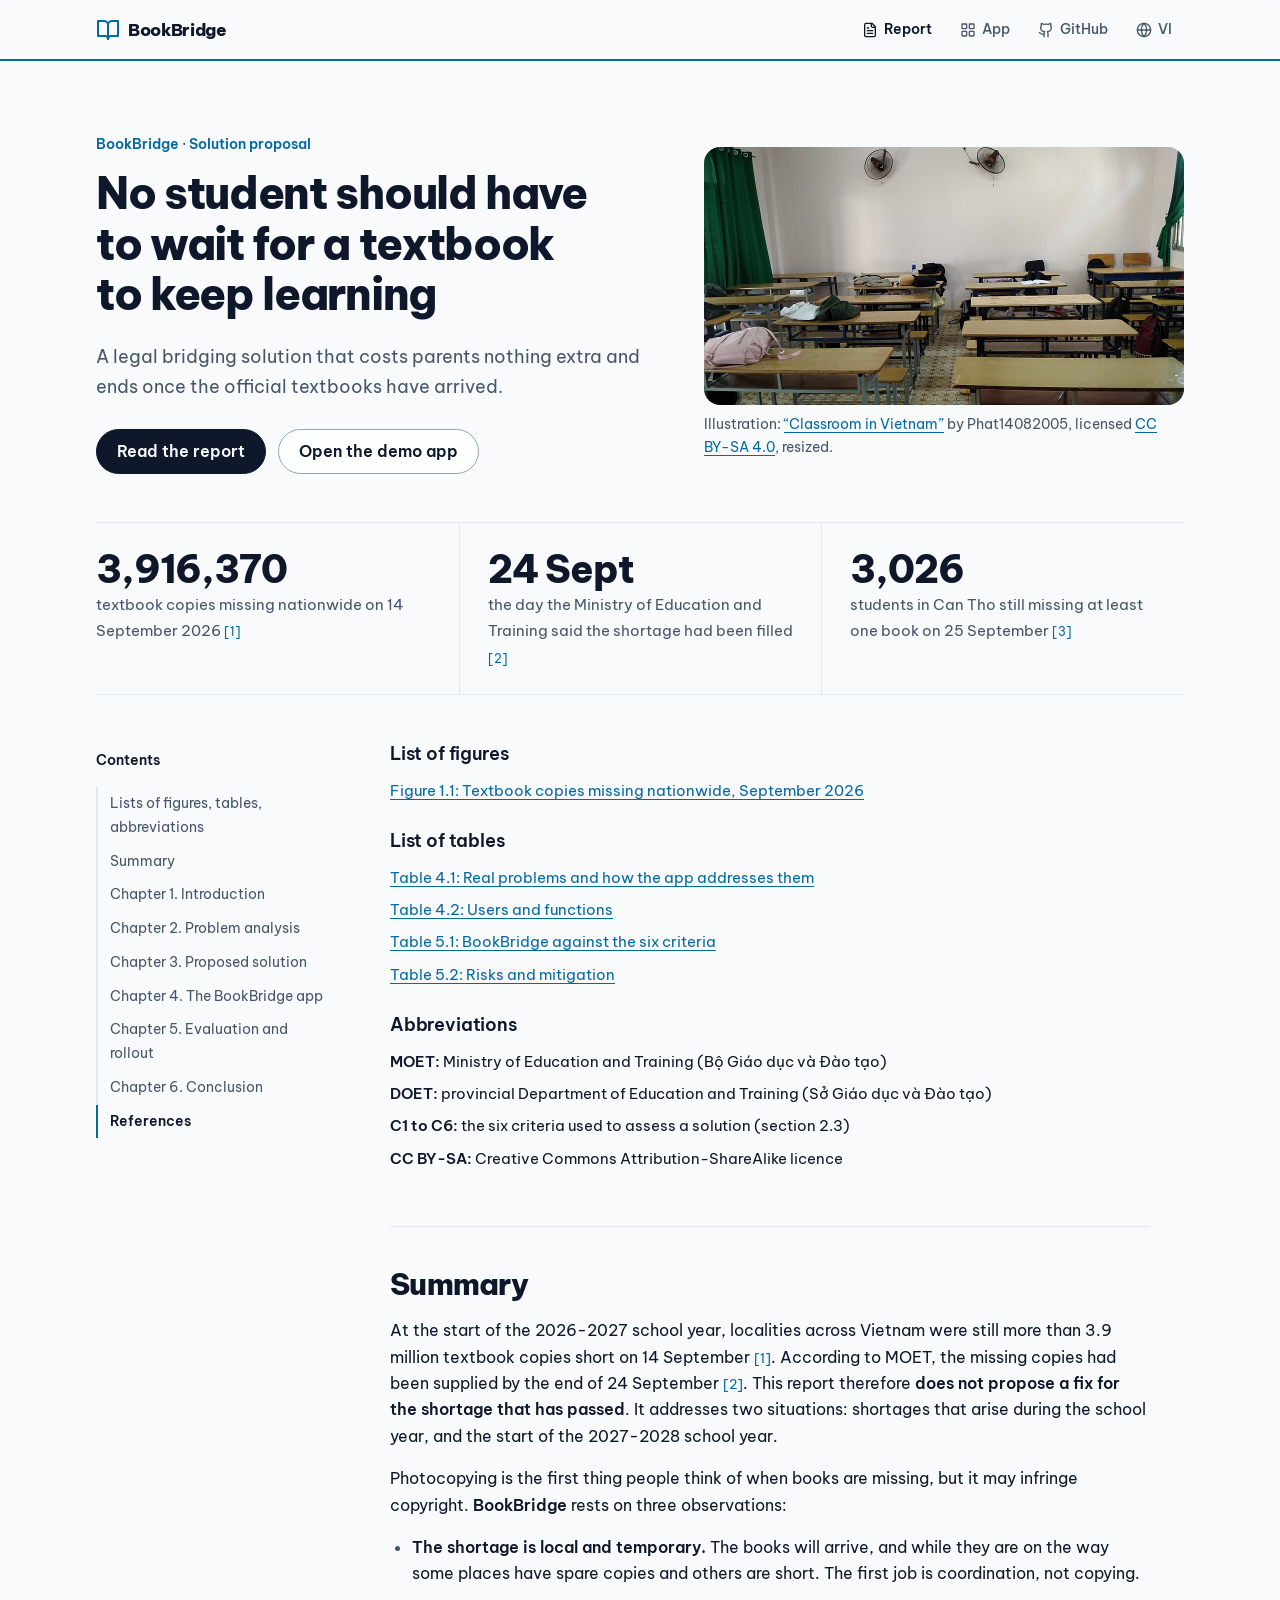
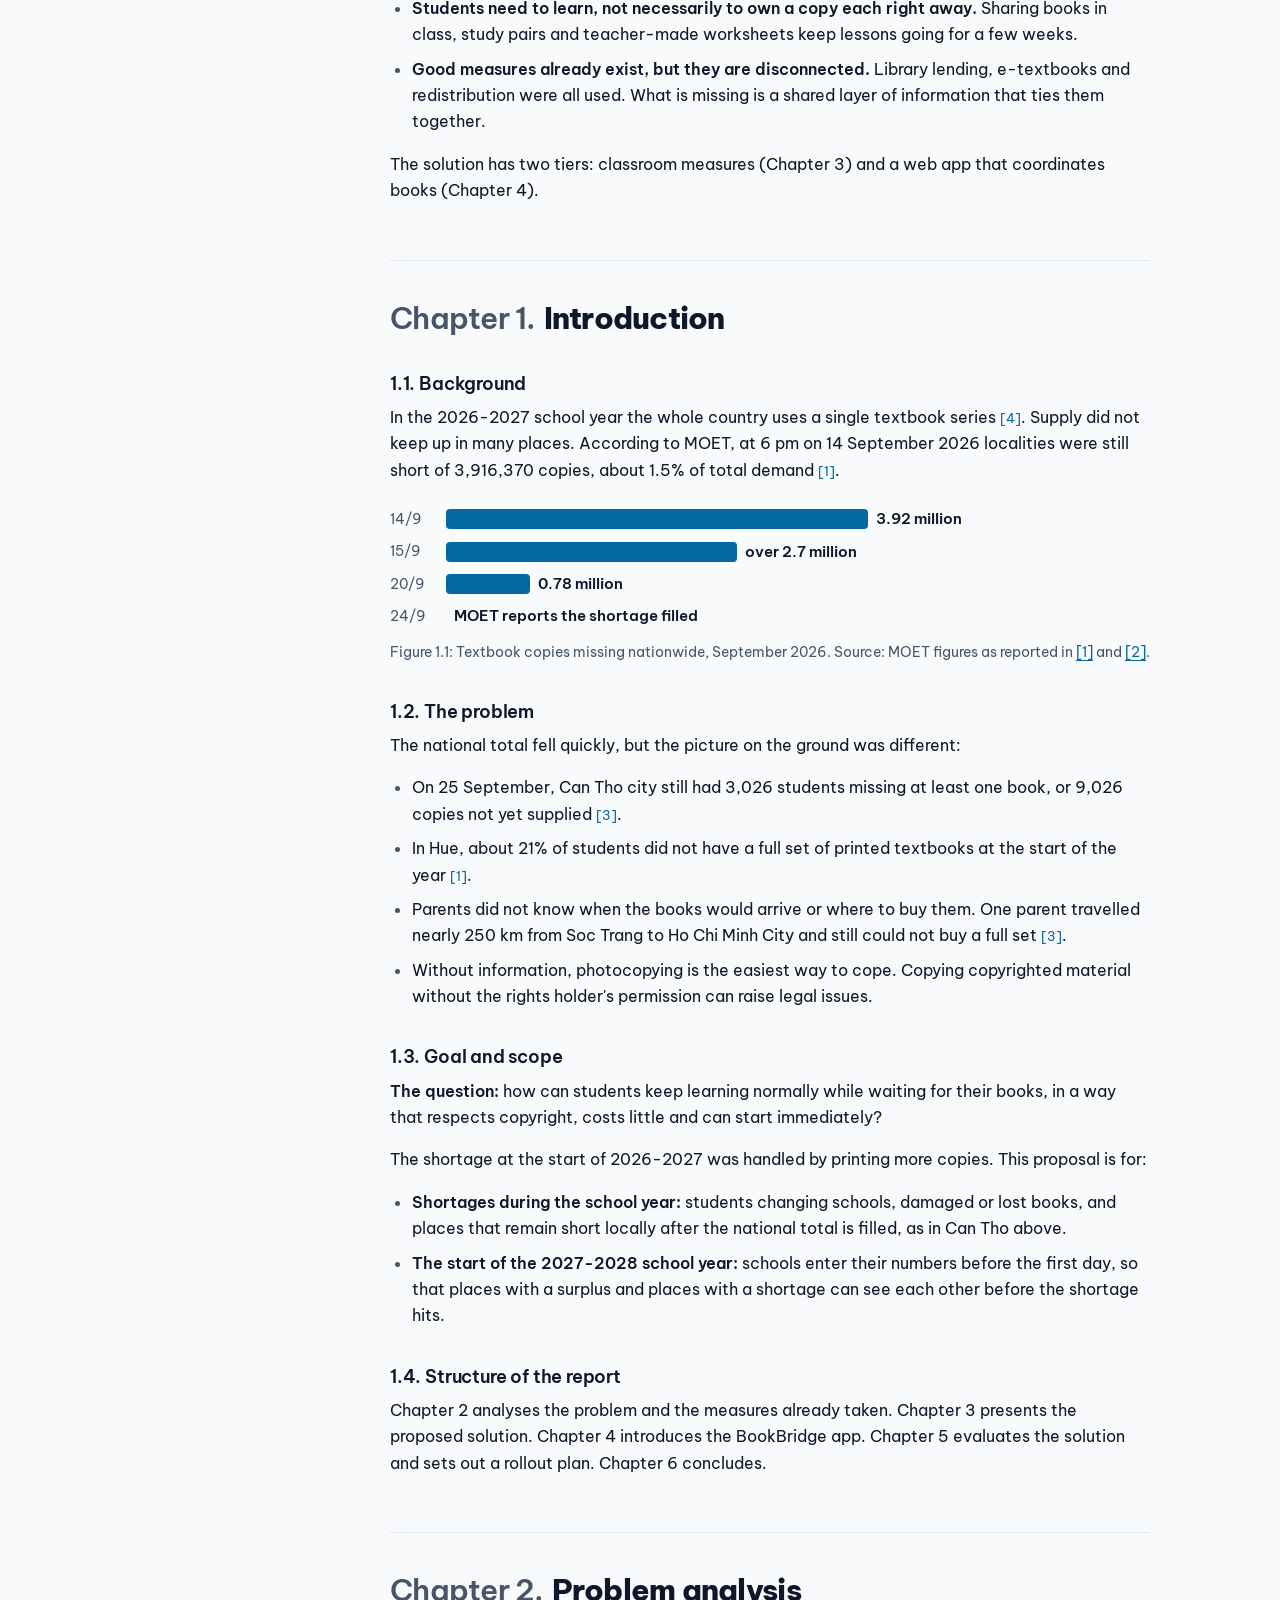
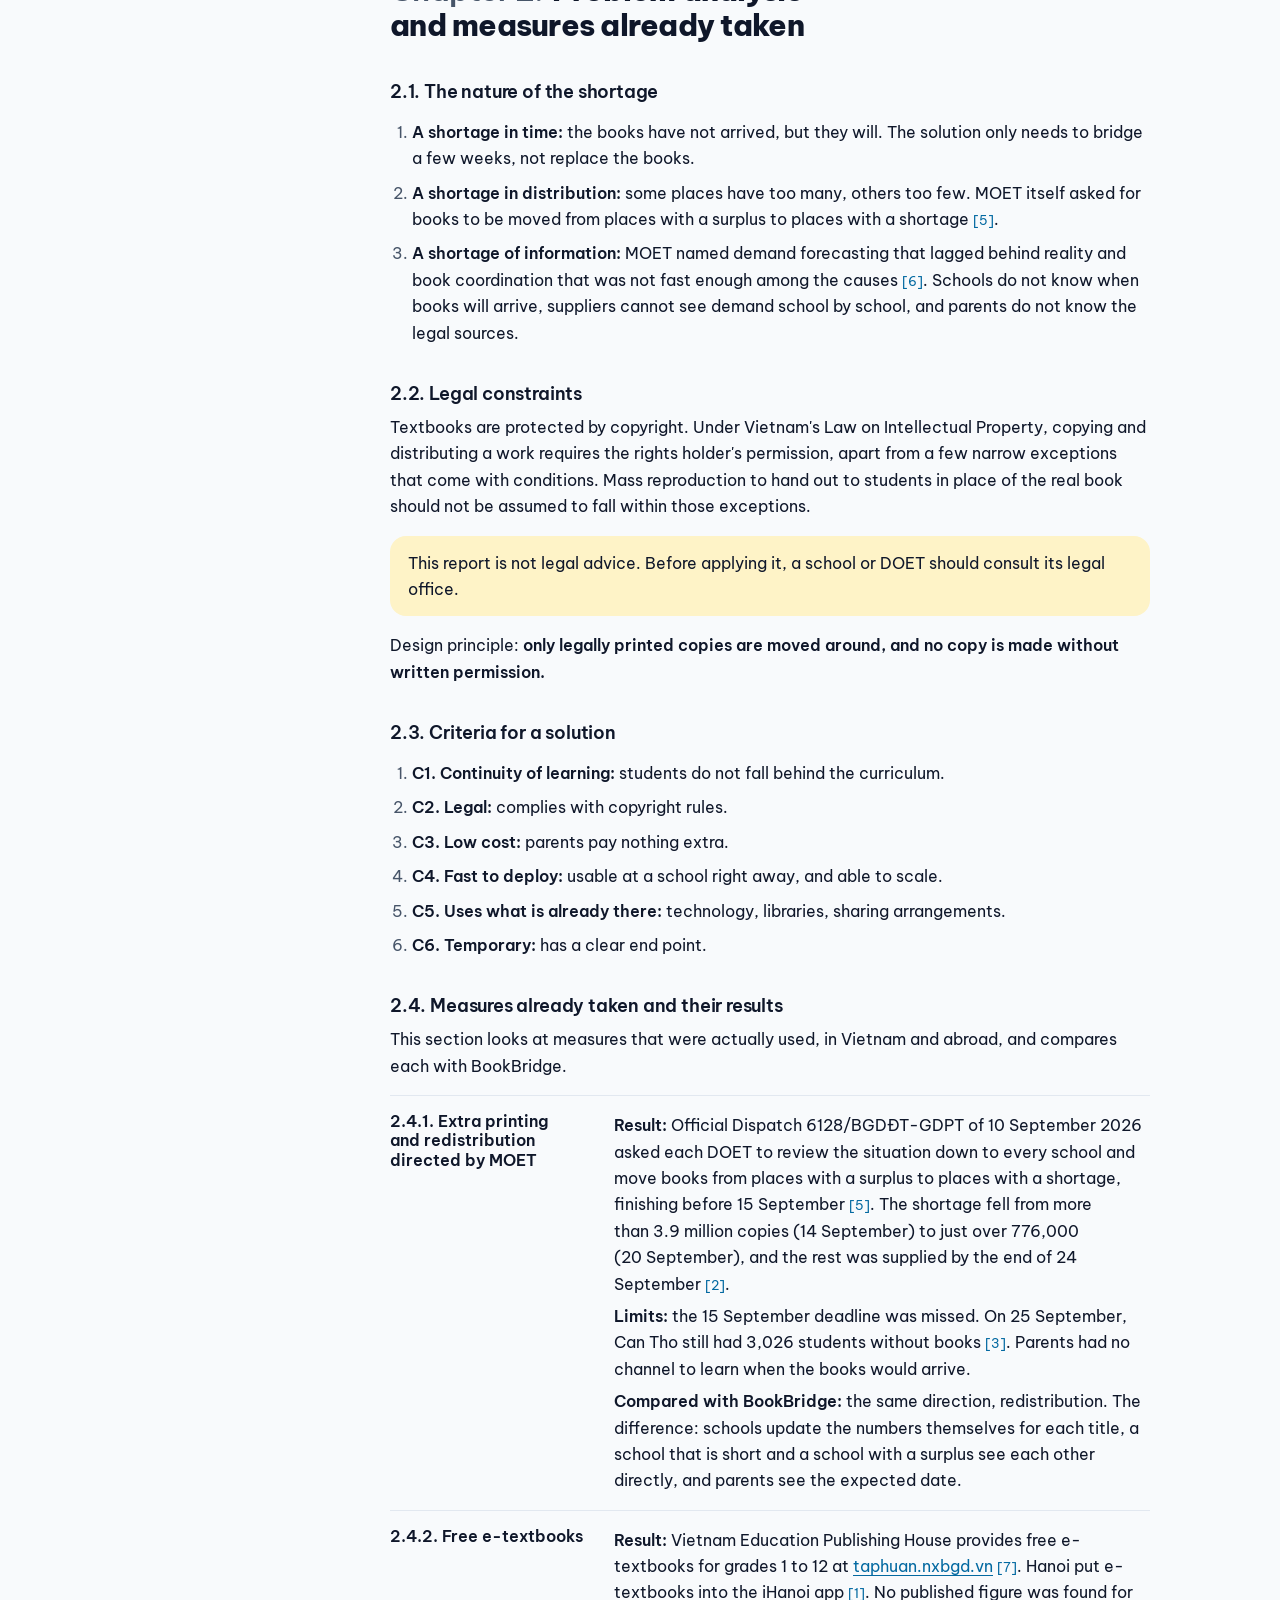
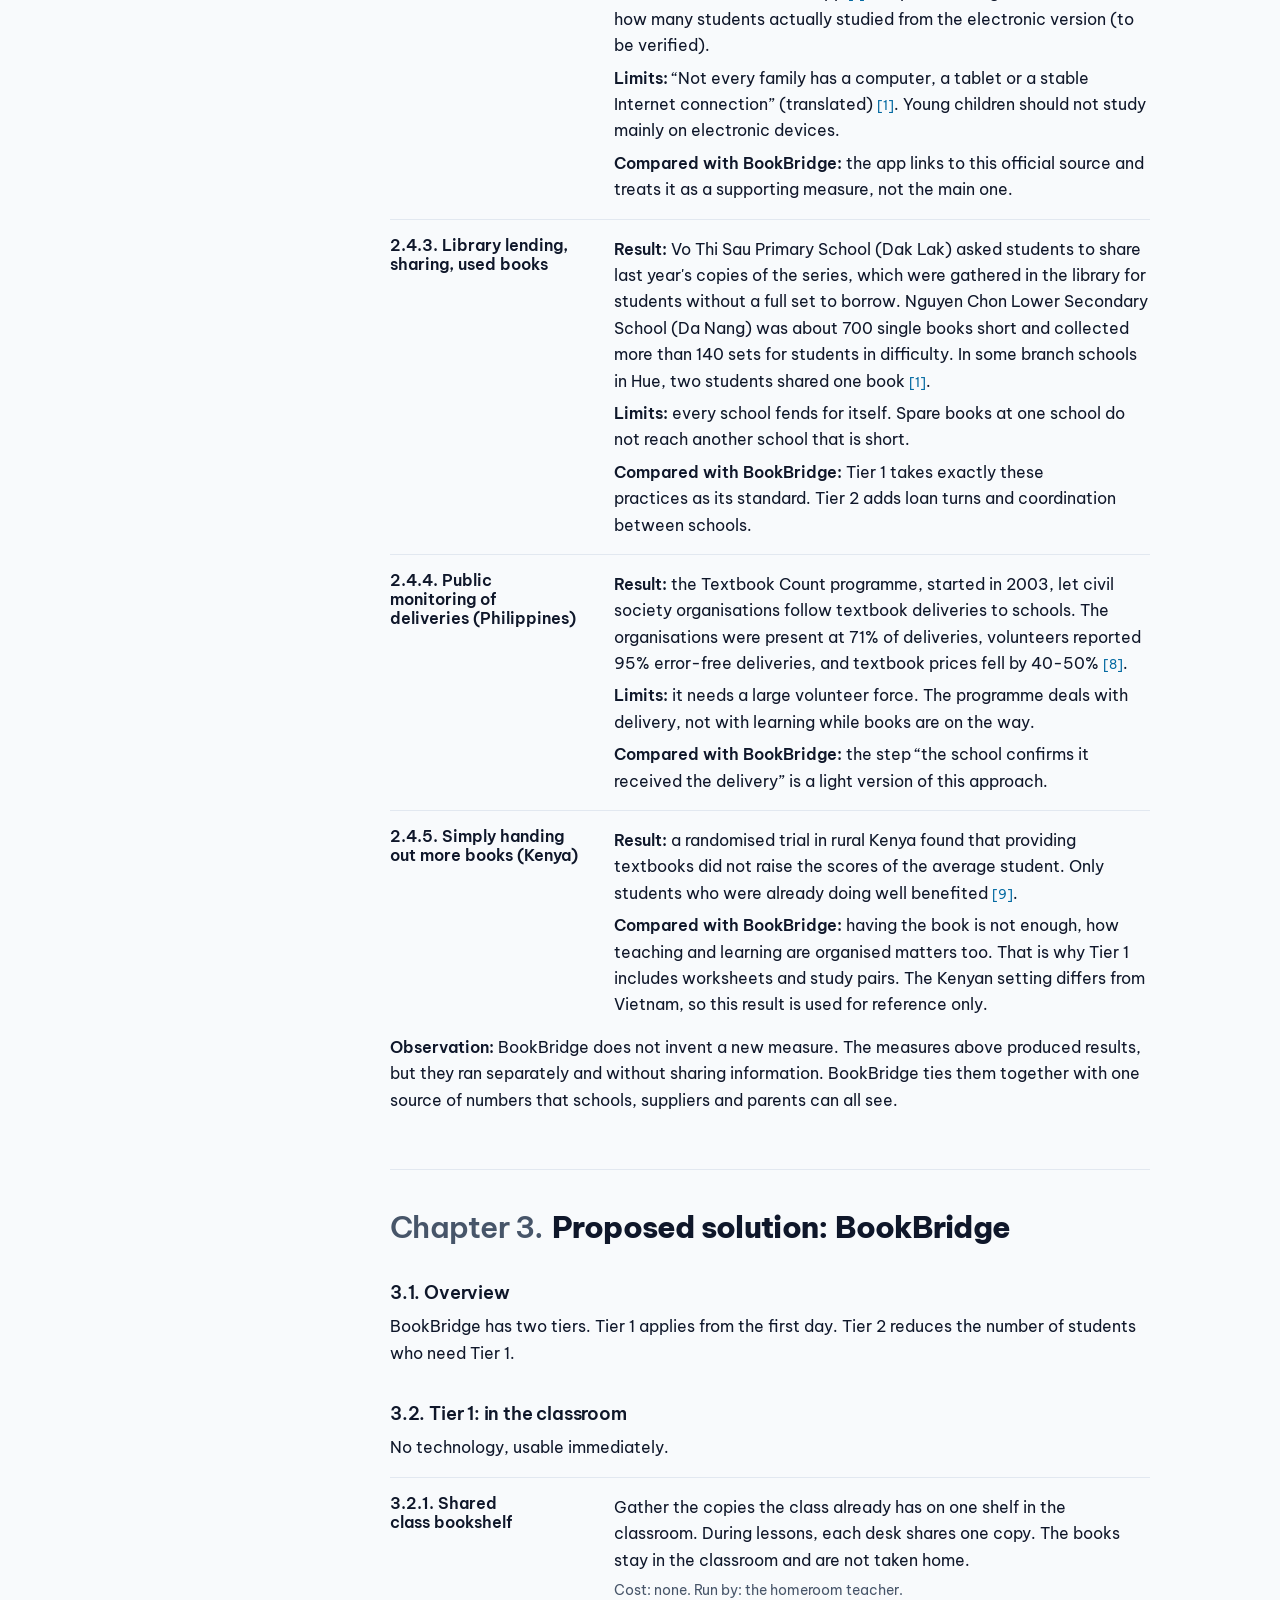
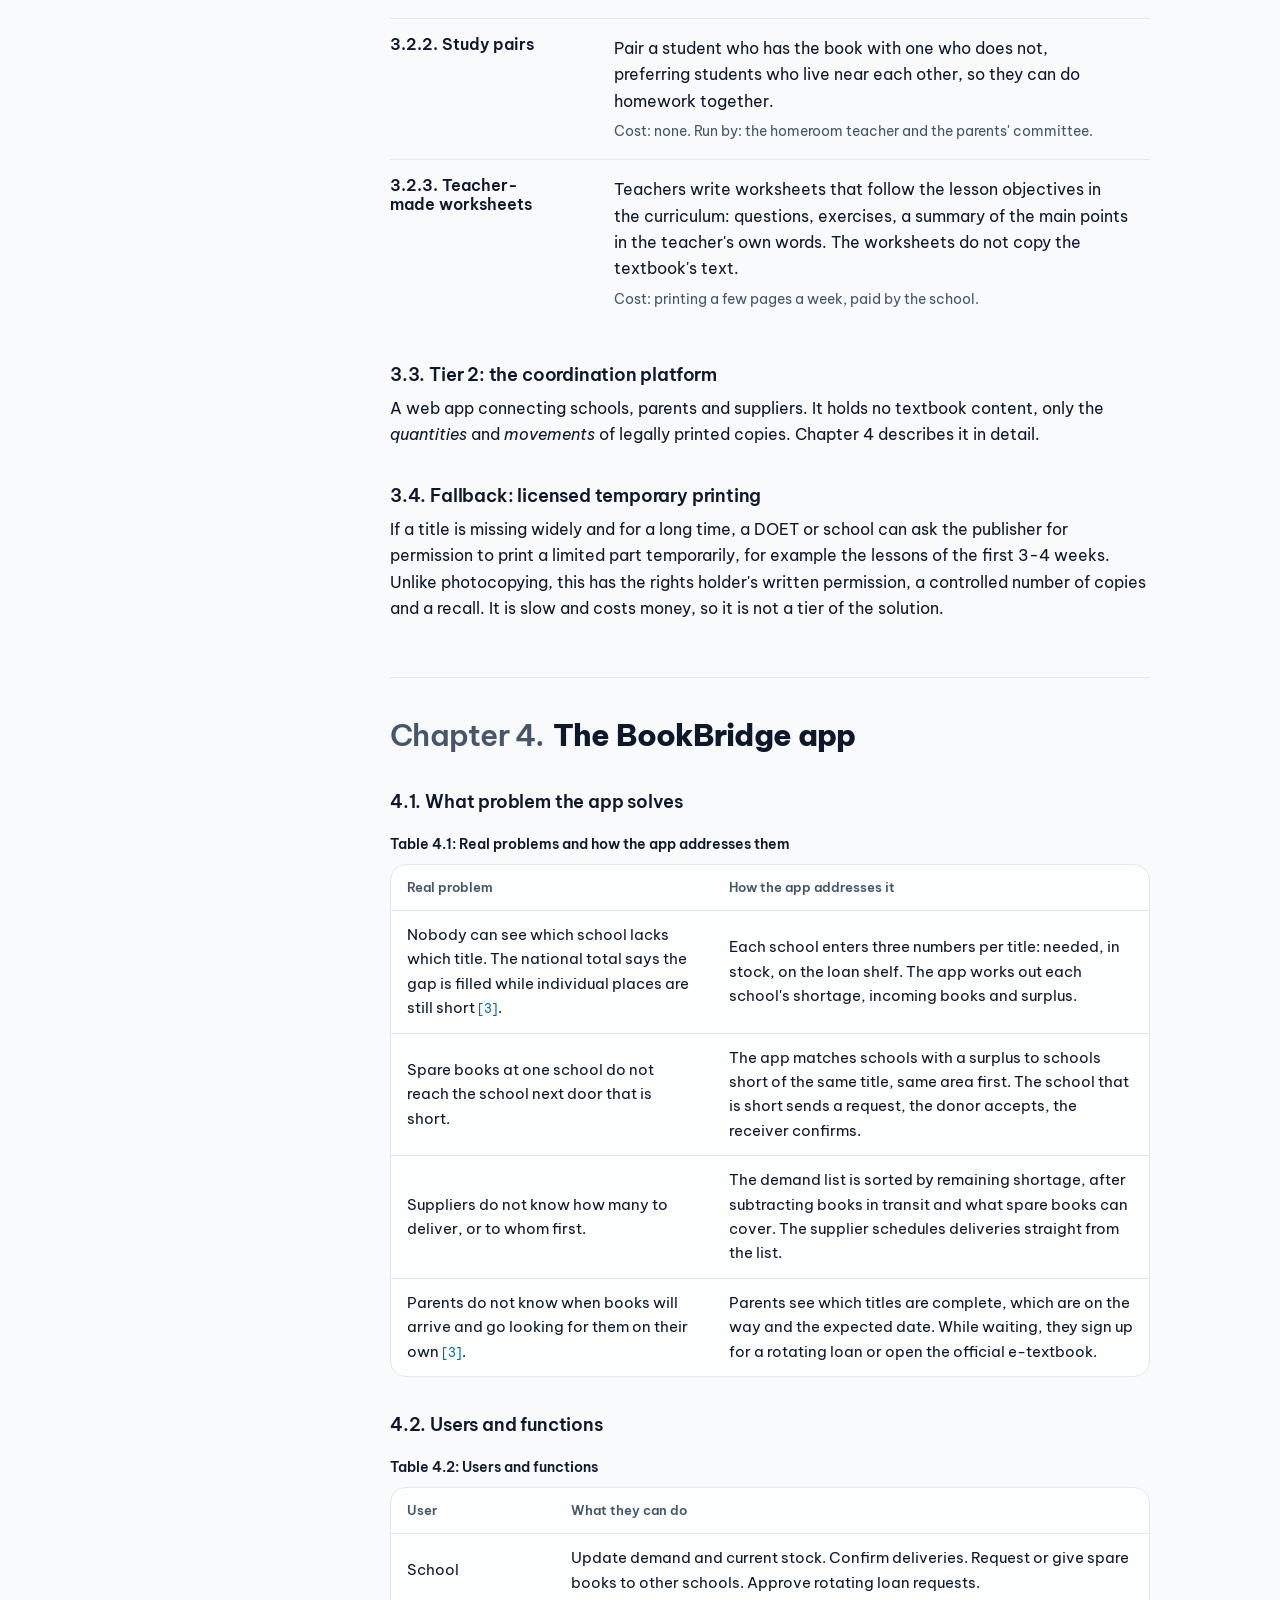
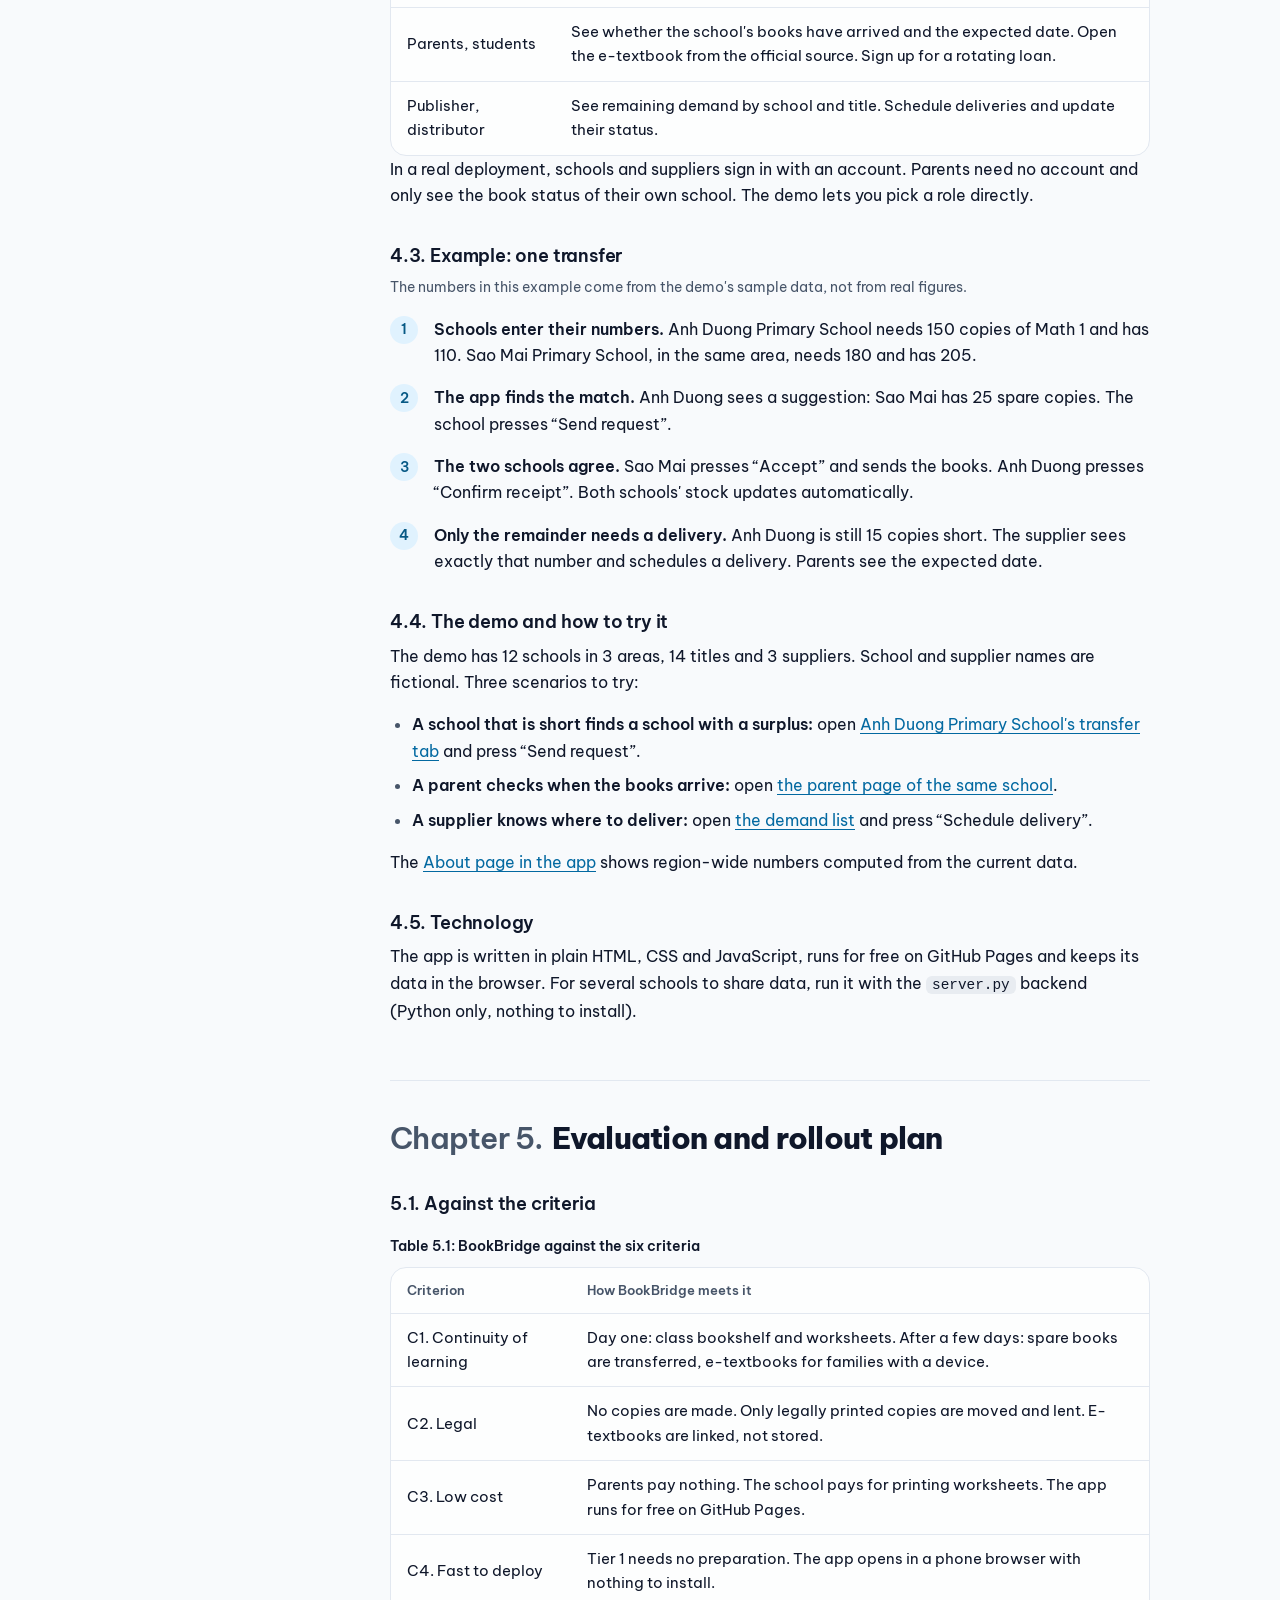
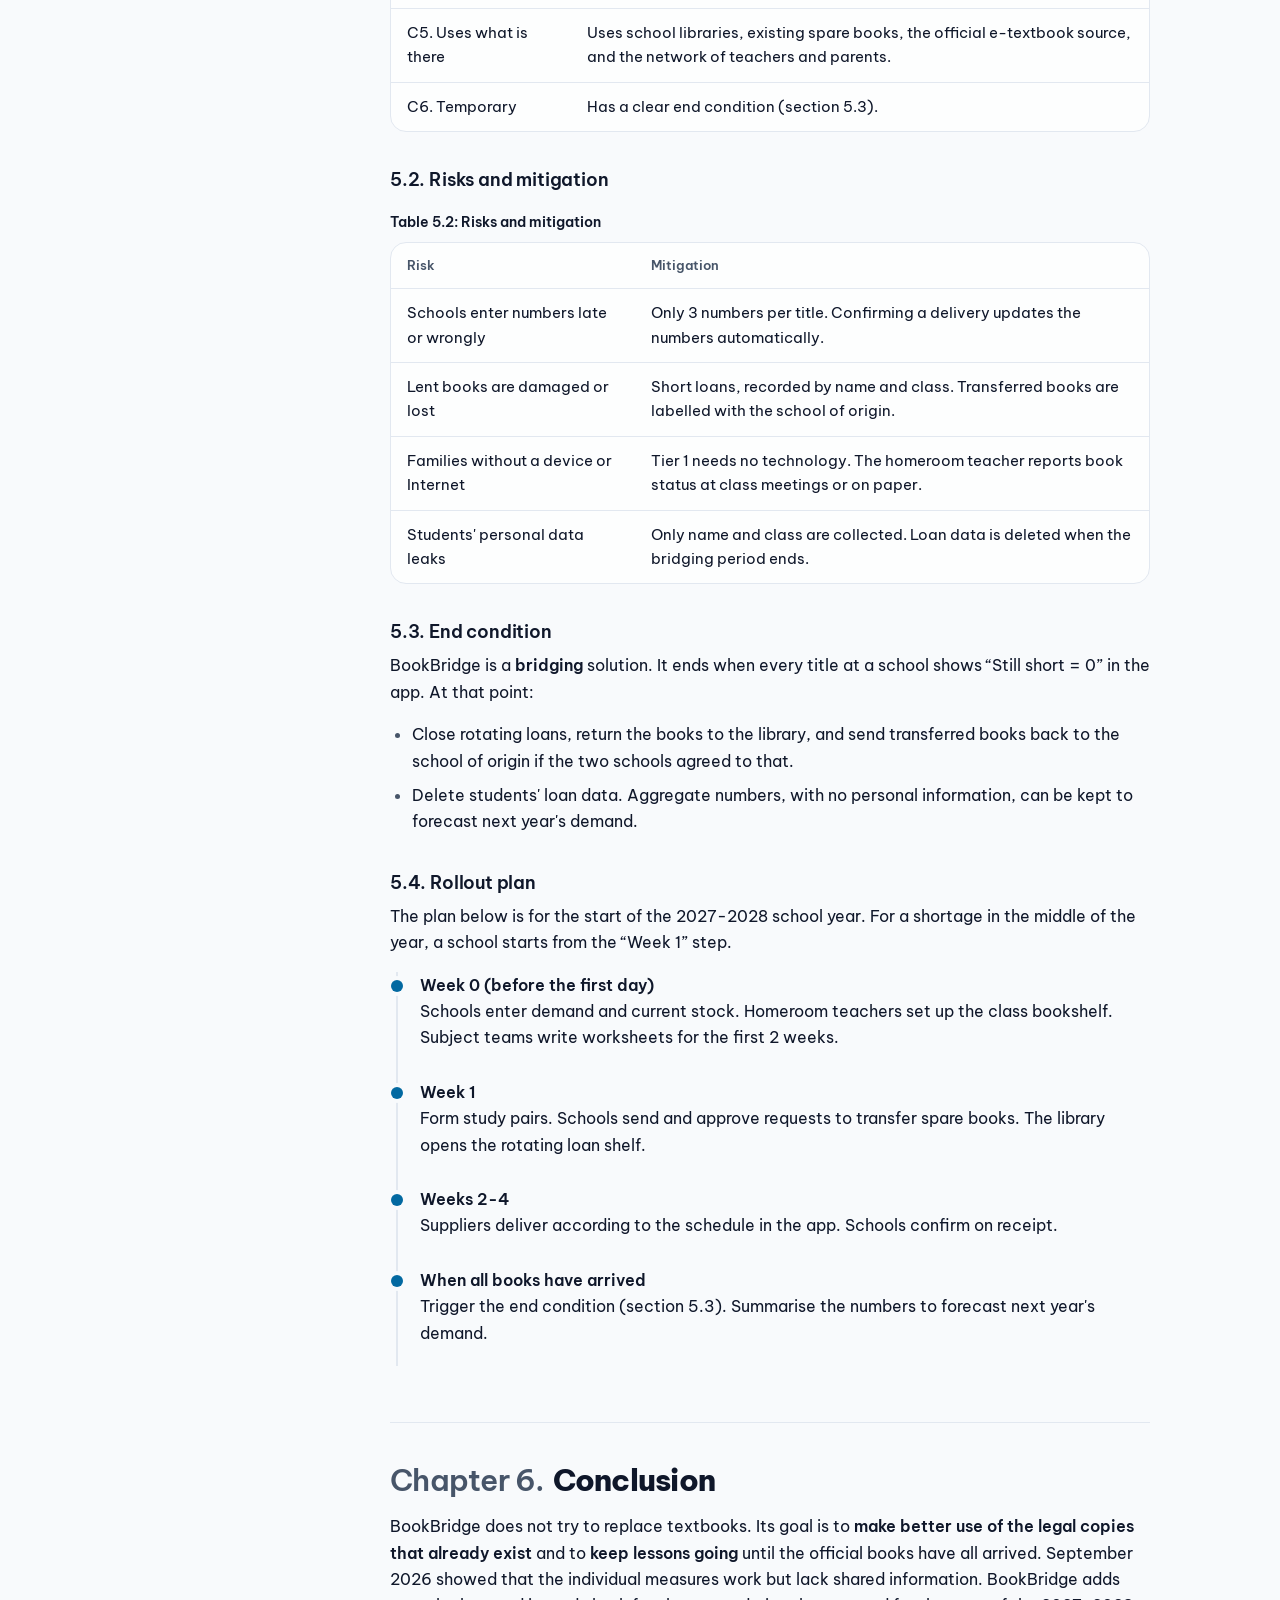
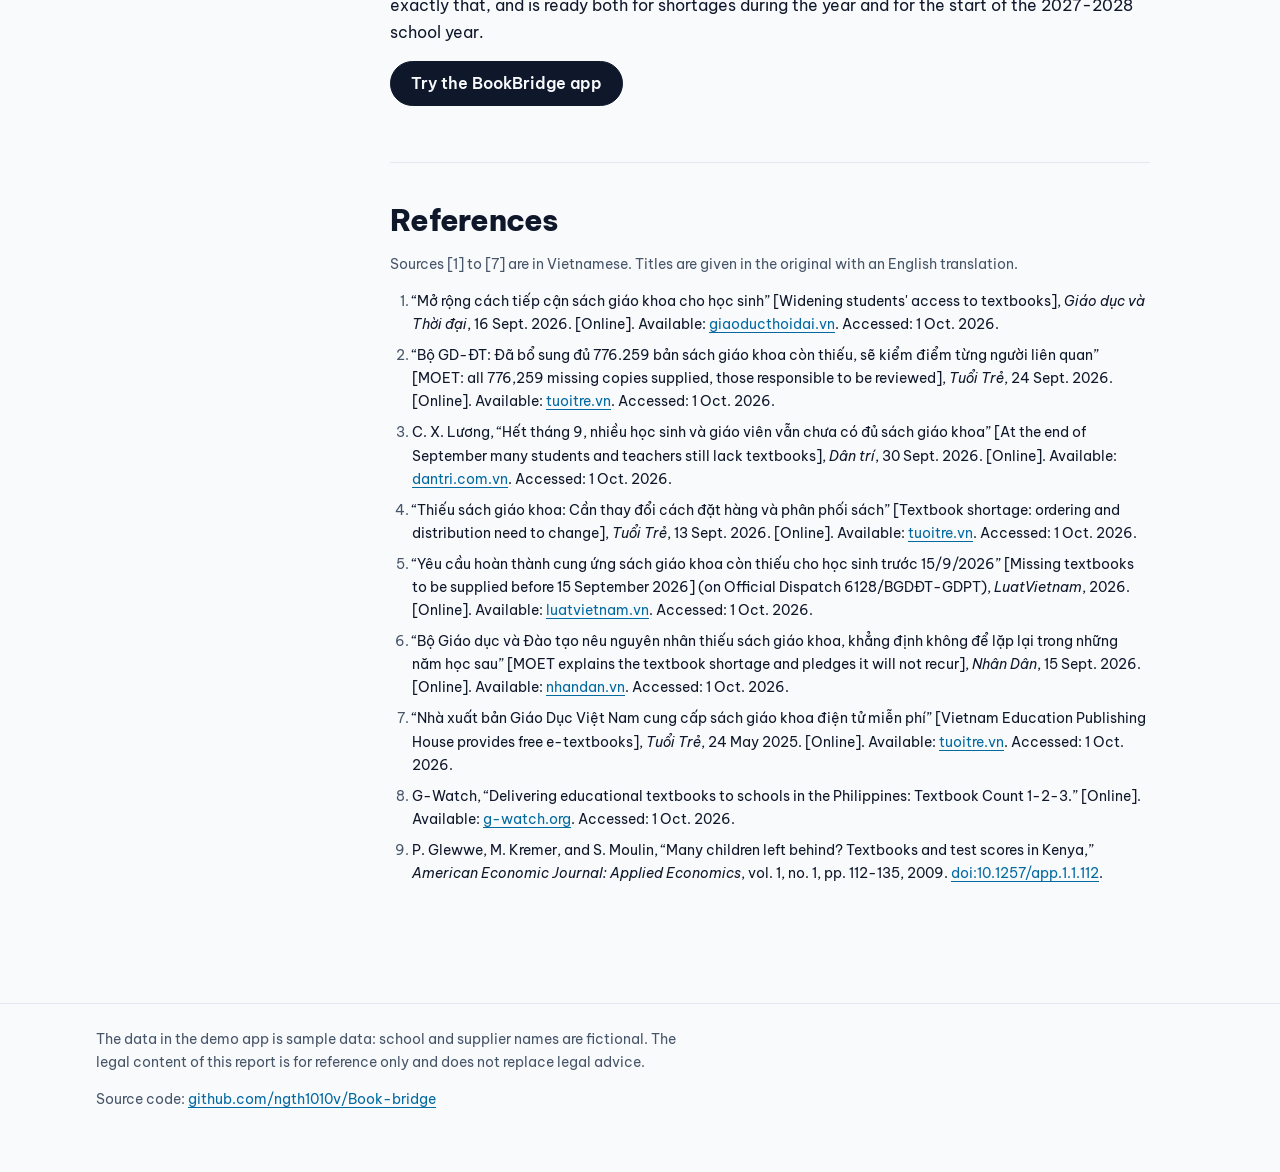
<file: index.en.html>
<!doctype html>
<html lang="en">
<head>
  <meta charset="utf-8">
  <meta name="viewport" content="width=device-width, initial-scale=1">
  <title>BookBridge: a bridging solution for textbook shortages</title>
  <meta name="description" content="A proposal for a legal, low-cost way to keep students learning when textbooks have not all been supplied.">
  <link rel="preconnect" href="https://fonts.googleapis.com">
  <link rel="preconnect" href="https://fonts.gstatic.com" crossorigin>
  <link rel="stylesheet" href="https://fonts.googleapis.com/css2?family=Be+Vietnam+Pro:wght@400;500;600;800&display=swap">
  <link rel="icon" href="data:image/svg+xml,%3Csvg xmlns='http://www.w3.org/2000/svg' viewBox='0 0 24 24' fill='none' stroke='%231f4fbf' stroke-width='2' stroke-linecap='round' stroke-linejoin='round'%3E%3Cpath d='M2 3h6a4 4 0 0 1 4 4v14a3 3 0 0 0-3-3H2z'/%3E%3Cpath d='M22 3h-6a4 4 0 0 0-4 4v14a3 3 0 0 1 3-3h7z'/%3E%3C/svg%3E">
  <link rel="alternate" hreflang="vi" href="index.html">
  <link rel="alternate" hreflang="en" href="index.en.html">
  <link rel="stylesheet" href="styles.css">
</head>
<body>
  <a class="skip-link" href="#main">Skip to content</a>
  <header class="site-header has-progress">
    <div class="container">
      <a class="brand" href="index.en.html">
        <svg class="icon" viewBox="0 0 24 24" aria-hidden="true"><path d="M2 3h6a4 4 0 0 1 4 4v14a3 3 0 0 0-3-3H2z"/><path d="M22 3h-6a4 4 0 0 0-4 4v14a3 3 0 0 1 3-3h7z"/></svg>
        BookBridge
      </a>
      <nav class="nav" aria-label="Main navigation">
        <a href="index.en.html" aria-current="page"><svg class="icon" viewBox="0 0 24 24" aria-hidden="true"><path d="M15 2H6a2 2 0 0 0-2 2v16a2 2 0 0 0 2 2h12a2 2 0 0 0 2-2V7Z"/><path d="M14 2v4a2 2 0 0 0 2 2h4"/><path d="M10 9H8"/><path d="M16 13H8"/><path d="M16 17H8"/></svg><span>Report</span></a>
        <a href="app.html?lang=en"><svg class="icon" viewBox="0 0 24 24" aria-hidden="true"><rect width="7" height="7" x="3" y="3" rx="1"/><rect width="7" height="7" x="14" y="3" rx="1"/><rect width="7" height="7" x="14" y="14" rx="1"/><rect width="7" height="7" x="3" y="14" rx="1"/></svg><span>App</span></a>
        <a href="https://github.com/ngth1010v/Book-bridge" target="_blank" rel="noopener" aria-label="GitHub"><svg class="icon" viewBox="0 0 24 24" aria-hidden="true"><path d="M15 22v-4a4.8 4.8 0 0 0-1-3.5c3 0 6-2 6-5.5.08-1.25-.27-2.48-1-3.5.28-1.15.28-2.35 0-3.5 0 0-1 0-3 1.5-2.64-.5-5.36-.5-8 0C6 2 5 2 5 2c-.3 1.15-.3 2.35 0 3.5A5.403 5.403 0 0 0 4 9c0 3.5 3 5.5 6 5.5-.39.49-.68 1.05-.85 1.65-.17.6-.22 1.23-.15 1.85v4"/><path d="M9 18c-4.51 2-5-2-7-2"/></svg><span class="wide-only">GitHub</span></a>
        <a href="index.html" lang="vi" hreflang="vi" aria-label="Chuyển sang tiếng Việt"><svg class="icon" viewBox="0 0 24 24" aria-hidden="true"><circle cx="12" cy="12" r="10"/><path d="M12 2a14.5 14.5 0 0 0 0 20 14.5 14.5 0 0 0 0-20"/><path d="M2 12h20"/></svg><span>VI</span></a>
      </nav>
    </div>
  </header>

  <div class="hero">
    <div class="container">
      <div class="hero-grid">
        <div>
          <p class="eyebrow">BookBridge · Solution proposal</p>
          <h1>No student should have to wait for a textbook to keep learning</h1>
          <p class="lead">A legal bridging solution that costs parents nothing extra and ends once the official textbooks have arrived.</p>
          <div class="actions">
            <a class="btn btn-primary" href="#tom-tat">Read the report</a>
            <a class="btn" href="app.html?lang=en">Open the demo app</a>
          </div>
        </div>
        <figure class="hero-photo">
          <img src="classroom.jpg" alt="A classroom in Vietnam with rows of two-seat desks" width="960" height="516" fetchpriority="high">
          <figcaption>Illustration: <a href="https://commons.wikimedia.org/wiki/File:Classroom_in_Vietnam_(cropped).jpg" target="_blank" rel="noopener">“Classroom in Vietnam”</a> by Phat14082005, licensed <a href="https://creativecommons.org/licenses/by-sa/4.0/" target="_blank" rel="noopener">CC BY-SA 4.0</a>, resized.</figcaption>
        </figure>
      </div>
      <ul class="figures" aria-label="Key figures">
        <li><b>3,916,370</b><span>textbook copies missing nationwide on 14 September 2026 <a class="ref" href="#n1">[1]</a></span></li>
        <li><b>24 Sept</b><span>the day the Ministry of Education and Training said the shortage had been filled <a class="ref" href="#n2">[2]</a></span></li>
        <li><b>3,026</b><span>students in Can Tho still missing at least one book on 25 September <a class="ref" href="#n3">[3]</a></span></li>
      </ul>
    </div>
  </div>

  <div class="container report">
    <aside class="toc" aria-label="Contents">
      <div>
        <details open>
          <summary>Contents</summary>
          <ol>
            <li><a href="#danh-muc">Lists of figures, tables, abbreviations</a></li>
            <li><a href="#tom-tat">Summary</a></li>
            <li><a href="#van-de">Chapter 1. Introduction</a></li>
            <li><a href="#phan-tich">Chapter 2. Problem analysis</a></li>
            <li><a href="#giai-phap">Chapter 3. Proposed solution</a></li>
            <li><a href="#ung-dung">Chapter 4. The BookBridge app</a></li>
            <li><a href="#danh-gia">Chapter 5. Evaluation and rollout</a></li>
            <li><a href="#ket-luan">Chapter 6. Conclusion</a></li>
            <li><a href="#nguon">References</a></li>
          </ol>
        </details>
      </div>
    </aside>

    <main id="main" class="report-body" tabindex="-1">
      <section id="danh-muc" class="front">
        <h2>List of figures</h2>
        <ul>
          <li><a href="#hinh-1-1">Figure 1.1: Textbook copies missing nationwide, September 2026</a></li>
        </ul>
        <h2>List of tables</h2>
        <ul>
          <li><a href="#bang-4-1">Table 4.1: Real problems and how the app addresses them</a></li>
          <li><a href="#bang-4-2">Table 4.2: Users and functions</a></li>
          <li><a href="#bang-5-1">Table 5.1: BookBridge against the six criteria</a></li>
          <li><a href="#bang-5-2">Table 5.2: Risks and mitigation</a></li>
        </ul>
        <h2>Abbreviations</h2>
        <ul>
          <li><strong>MOET:</strong> Ministry of Education and Training (Bộ Giáo dục và Đào tạo)</li>
          <li><strong>DOET:</strong> provincial Department of Education and Training (Sở Giáo dục và Đào tạo)</li>
          <li><strong>C1 to C6:</strong> the six criteria used to assess a solution (section 2.3)</li>
          <li><strong>CC BY-SA:</strong> Creative Commons Attribution-ShareAlike licence</li>
        </ul>
      </section>

      <section id="tom-tat">
        <h2>Summary</h2>
        <p>At the start of the 2026-2027 school year, localities across Vietnam were still more than 3.9 million textbook copies short on 14 September <a class="ref" href="#n1">[1]</a>. According to MOET, the missing copies had been supplied by the end of 24 September <a class="ref" href="#n2">[2]</a>. This report therefore <strong>does not propose a fix for the shortage that has passed</strong>. It addresses two situations: shortages that arise during the school year, and the start of the 2027-2028 school year.</p>
        <p>Photocopying is the first thing people think of when books are missing, but it may infringe copyright. <strong>BookBridge</strong> rests on three observations:</p>
        <ul>
          <li><strong>The shortage is local and temporary.</strong> The books will arrive, and while they are on the way some places have spare copies and others are short. The first job is coordination, not copying.</li>
          <li><strong>Students need to learn, not necessarily to own a copy each right away.</strong> Sharing books in class, study pairs and teacher-made worksheets keep lessons going for a few weeks.</li>
          <li><strong>Good measures already exist, but they are disconnected.</strong> Library lending, e-textbooks and redistribution were all used. What is missing is a shared layer of information that ties them together.</li>
        </ul>
        <p>The solution has two tiers: classroom measures (Chapter 3) and a web app that coordinates books (Chapter 4).</p>
      </section>

      <section id="van-de">
        <h2><span class="sec-num">Chapter 1.</span>Introduction</h2>

        <h3>1.1. Background</h3>
        <p>In the 2026-2027 school year the whole country uses a single textbook series <a class="ref" href="#n4">[4]</a>. Supply did not keep up in many places. According to MOET, at 6 pm on 14 September 2026 localities were still short of 3,916,370 copies, about 1.5% of total demand <a class="ref" href="#n1">[1]</a>.</p>
        <figure class="chart" id="hinh-1-1">
          <ul>
            <li><span>14/9</span><div><i style="--v:100"></i><b>3.92 million</b></div></li>
            <li><span>15/9</span><div><i style="--v:69"></i><b>over 2.7 million</b></div></li>
            <li><span>20/9</span><div><i style="--v:20"></i><b>0.78 million</b></div></li>
            <li><span>24/9</span><div><i style="--v:0"></i><b>MOET reports the shortage filled</b></div></li>
          </ul>
          <figcaption>Figure 1.1: Textbook copies missing nationwide, September 2026. Source: MOET figures as reported in <a href="#n1">[1]</a> and <a href="#n2">[2]</a>.</figcaption>
        </figure>

        <h3>1.2. The problem</h3>
        <p>The national total fell quickly, but the picture on the ground was different:</p>
        <ul>
          <li>On 25 September, Can Tho city still had 3,026 students missing at least one book, or 9,026 copies not yet supplied <a class="ref" href="#n3">[3]</a>.</li>
          <li>In Hue, about 21% of students did not have a full set of printed textbooks at the start of the year <a class="ref" href="#n1">[1]</a>.</li>
          <li>Parents did not know when the books would arrive or where to buy them. One parent travelled nearly 250 km from Soc Trang to Ho Chi Minh City and still could not buy a full set <a class="ref" href="#n3">[3]</a>.</li>
          <li>Without information, photocopying is the easiest way to cope. Copying copyrighted material without the rights holder's permission can raise legal issues.</li>
        </ul>

        <h3>1.3. Goal and scope</h3>
        <p><strong>The question:</strong> how can students keep learning normally while waiting for their books, in a way that respects copyright, costs little and can start immediately?</p>
        <p>The shortage at the start of 2026-2027 was handled by printing more copies. This proposal is for:</p>
        <ul>
          <li><strong>Shortages during the school year:</strong> students changing schools, damaged or lost books, and places that remain short locally after the national total is filled, as in Can Tho above.</li>
          <li><strong>The start of the 2027-2028 school year:</strong> schools enter their numbers before the first day, so that places with a surplus and places with a shortage can see each other before the shortage hits.</li>
        </ul>

        <h3>1.4. Structure of the report</h3>
        <p>Chapter 2 analyses the problem and the measures already taken. Chapter 3 presents the proposed solution. Chapter 4 introduces the BookBridge app. Chapter 5 evaluates the solution and sets out a rollout plan. Chapter 6 concludes.</p>
      </section>

      <section id="phan-tich">
        <h2><span class="sec-num">Chapter 2.</span>Problem analysis and measures already taken</h2>

        <h3>2.1. The nature of the shortage</h3>
        <ol>
          <li><strong>A shortage in time:</strong> the books have not arrived, but they will. The solution only needs to bridge a few weeks, not replace the books.</li>
          <li><strong>A shortage in distribution:</strong> some places have too many, others too few. MOET itself asked for books to be moved from places with a surplus to places with a shortage <a class="ref" href="#n5">[5]</a>.</li>
          <li><strong>A shortage of information:</strong> MOET named demand forecasting that lagged behind reality and book coordination that was not fast enough among the causes <a class="ref" href="#n6">[6]</a>. Schools do not know when books will arrive, suppliers cannot see demand school by school, and parents do not know the legal sources.</li>
        </ol>

        <h3>2.2. Legal constraints</h3>
        <p>Textbooks are protected by copyright. Under Vietnam's Law on Intellectual Property, copying and distributing a work requires the rights holder's permission, apart from a few narrow exceptions that come with conditions. Mass reproduction to hand out to students in place of the real book should not be assumed to fall within those exceptions.</p>
        <div class="callout callout-warn">This report is not legal advice. Before applying it, a school or DOET should consult its legal office.</div>
        <p>Design principle: <strong>only legally printed copies are moved around, and no copy is made without written permission.</strong></p>

        <h3>2.3. Criteria for a solution</h3>
        <ol>
          <li><strong>C1. Continuity of learning:</strong> students do not fall behind the curriculum.</li>
          <li><strong>C2. Legal:</strong> complies with copyright rules.</li>
          <li><strong>C3. Low cost:</strong> parents pay nothing extra.</li>
          <li><strong>C4. Fast to deploy:</strong> usable at a school right away, and able to scale.</li>
          <li><strong>C5. Uses what is already there:</strong> technology, libraries, sharing arrangements.</li>
          <li><strong>C6. Temporary:</strong> has a clear end point.</li>
        </ol>

        <h3 id="phuong-an">2.4. Measures already taken and their results</h3>
        <p>This section looks at measures that were actually used, in Vietnam and abroad, and compares each with BookBridge.</p>
        <div class="rows">
          <div>
            <h4>2.4.1. Extra printing and redistribution directed by MOET</h4>
            <div>
              <p><strong>Result:</strong> Official Dispatch 6128/BGDĐT-GDPT of 10 September 2026 asked each DOET to review the situation down to every school and move books from places with a surplus to places with a shortage, finishing before 15 September <a class="ref" href="#n5">[5]</a>. The shortage fell from more than 3.9 million copies (14 September) to just over 776,000 (20 September), and the rest was supplied by the end of 24 September <a class="ref" href="#n2">[2]</a>.</p>
              <p><strong>Limits:</strong> the 15 September deadline was missed. On 25 September, Can Tho still had 3,026 students without books <a class="ref" href="#n3">[3]</a>. Parents had no channel to learn when the books would arrive.</p>
              <p><strong>Compared with BookBridge:</strong> the same direction, redistribution. The difference: schools update the numbers themselves for each title, a school that is short and a school with a surplus see each other directly, and parents see the expected date.</p>
            </div>
          </div>
          <div>
            <h4>2.4.2. Free e-textbooks</h4>
            <div>
              <p><strong>Result:</strong> Vietnam Education Publishing House provides free e-textbooks for grades 1 to 12 at <a href="https://taphuan.nxbgd.vn" target="_blank" rel="noopener">taphuan.nxbgd.vn</a> <a class="ref" href="#n7">[7]</a>. Hanoi put e-textbooks into the iHanoi app <a class="ref" href="#n1">[1]</a>. No published figure was found for how many students actually studied from the electronic version (to be verified).</p>
              <p><strong>Limits:</strong> “Not every family has a computer, a tablet or a stable Internet connection” (translated) <a class="ref" href="#n1">[1]</a>. Young children should not study mainly on electronic devices.</p>
              <p><strong>Compared with BookBridge:</strong> the app links to this official source and treats it as a supporting measure, not the main one.</p>
            </div>
          </div>
          <div>
            <h4>2.4.3. Library lending, sharing, used books</h4>
            <div>
              <p><strong>Result:</strong> Vo Thi Sau Primary School (Dak Lak) asked students to share last year's copies of the series, which were gathered in the library for students without a full set to borrow. Nguyen Chon Lower Secondary School (Da Nang) was about 700 single books short and collected more than 140 sets for students in difficulty. In some branch schools in Hue, two students shared one book <a class="ref" href="#n1">[1]</a>.</p>
              <p><strong>Limits:</strong> every school fends for itself. Spare books at one school do not reach another school that is short.</p>
              <p><strong>Compared with BookBridge:</strong> Tier 1 takes exactly these practices as its standard. Tier 2 adds loan turns and coordination between schools.</p>
            </div>
          </div>
          <div>
            <h4>2.4.4. Public monitoring of deliveries (Philippines)</h4>
            <div>
              <p><strong>Result:</strong> the Textbook Count programme, started in 2003, let civil society organisations follow textbook deliveries to schools. The organisations were present at 71% of deliveries, volunteers reported 95% error-free deliveries, and textbook prices fell by 40-50% <a class="ref" href="#n8">[8]</a>.</p>
              <p><strong>Limits:</strong> it needs a large volunteer force. The programme deals with delivery, not with learning while books are on the way.</p>
              <p><strong>Compared with BookBridge:</strong> the step “the school confirms it received the delivery” is a light version of this approach.</p>
            </div>
          </div>
          <div>
            <h4>2.4.5. Simply handing out more books (Kenya)</h4>
            <div>
              <p><strong>Result:</strong> a randomised trial in rural Kenya found that providing textbooks did not raise the scores of the average student. Only students who were already doing well benefited <a class="ref" href="#n9">[9]</a>.</p>
              <p><strong>Compared with BookBridge:</strong> having the book is not enough, how teaching and learning are organised matters too. That is why Tier 1 includes worksheets and study pairs. The Kenyan setting differs from Vietnam, so this result is used for reference only.</p>
            </div>
          </div>
        </div>
        <p><strong>Observation:</strong> BookBridge does not invent a new measure. The measures above produced results, but they ran separately and without sharing information. BookBridge ties them together with one source of numbers that schools, suppliers and parents can all see.</p>
      </section>

      <section id="giai-phap">
        <h2><span class="sec-num">Chapter 3.</span>Proposed solution: BookBridge</h2>

        <h3>3.1. Overview</h3>
        <p>BookBridge has two tiers. Tier 1 applies from the first day. Tier 2 reduces the number of students who need Tier 1.</p>

        <h3>3.2. Tier 1: in the classroom</h3>
        <p>No technology, usable immediately.</p>
        <div class="rows">
          <div>
            <h4>3.2.1. Shared class bookshelf</h4>
            <div><p>Gather the copies the class already has on one shelf in the classroom. During lessons, each desk shares one copy. The books stay in the classroom and are not taken home.</p>
            <p class="small muted">Cost: none. Run by: the homeroom teacher.</p></div>
          </div>
          <div>
            <h4>3.2.2. Study pairs</h4>
            <div><p>Pair a student who has the book with one who does not, preferring students who live near each other, so they can do homework together.</p>
            <p class="small muted">Cost: none. Run by: the homeroom teacher and the parents' committee.</p></div>
          </div>
          <div>
            <h4>3.2.3. Teacher-made worksheets</h4>
            <div><p>Teachers write worksheets that follow the lesson objectives in the curriculum: questions, exercises, a summary of the main points in the teacher's own words. The worksheets do not copy the textbook's text.</p>
            <p class="small muted">Cost: printing a few pages a week, paid by the school.</p></div>
          </div>
        </div>

        <h3>3.3. Tier 2: the coordination platform</h3>
        <p>A web app connecting schools, parents and suppliers. It holds no textbook content, only the <em>quantities</em> and <em>movements</em> of legally printed copies. Chapter 4 describes it in detail.</p>

        <h3>3.4. Fallback: licensed temporary printing</h3>
        <p>If a title is missing widely and for a long time, a DOET or school can ask the publisher for permission to print a limited part temporarily, for example the lessons of the first 3-4 weeks. Unlike photocopying, this has the rights holder's written permission, a controlled number of copies and a recall. It is slow and costs money, so it is not a tier of the solution.</p>
      </section>

      <section id="ung-dung">
        <h2><span class="sec-num">Chapter 4.</span>The BookBridge app</h2>

        <h3>4.1. What problem the app solves</h3>
        <p class="caption" id="bang-4-1">Table 4.1: Real problems and how the app addresses them</p>
        <div class="table-wrap">
          <table>
            <thead><tr><th>Real problem</th><th>How the app addresses it</th></tr></thead>
            <tbody>
              <tr><td>Nobody can see which school lacks which title. The national total says the gap is filled while individual places are still short <a class="ref" href="#n3">[3]</a>.</td><td>Each school enters three numbers per title: needed, in stock, on the loan shelf. The app works out each school's shortage, incoming books and surplus.</td></tr>
              <tr><td>Spare books at one school do not reach the school next door that is short.</td><td>The app matches schools with a surplus to schools short of the same title, same area first. The school that is short sends a request, the donor accepts, the receiver confirms.</td></tr>
              <tr><td>Suppliers do not know how many to deliver, or to whom first.</td><td>The demand list is sorted by remaining shortage, after subtracting books in transit and what spare books can cover. The supplier schedules deliveries straight from the list.</td></tr>
              <tr><td>Parents do not know when books will arrive and go looking for them on their own <a class="ref" href="#n3">[3]</a>.</td><td>Parents see which titles are complete, which are on the way and the expected date. While waiting, they sign up for a rotating loan or open the official e-textbook.</td></tr>
            </tbody>
          </table>
        </div>

        <h3>4.2. Users and functions</h3>
        <p class="caption" id="bang-4-2">Table 4.2: Users and functions</p>
        <div class="table-wrap">
          <table>
            <thead><tr><th>User</th><th>What they can do</th></tr></thead>
            <tbody>
              <tr><td>School</td><td>Update demand and current stock. Confirm deliveries. Request or give spare books to other schools. Approve rotating loan requests.</td></tr>
              <tr><td>Parents, students</td><td>See whether the school's books have arrived and the expected date. Open the e-textbook from the official source. Sign up for a rotating loan.</td></tr>
              <tr><td>Publisher, distributor</td><td>See remaining demand by school and title. Schedule deliveries and update their status.</td></tr>
            </tbody>
          </table>
        </div>
        <p>In a real deployment, schools and suppliers sign in with an account. Parents need no account and only see the book status of their own school. The demo lets you pick a role directly.</p>

        <h3>4.3. Example: one transfer</h3>
        <p class="small muted">The numbers in this example come from the demo's sample data, not from real figures.</p>
        <ol class="steps">
          <li><strong>Schools enter their numbers.</strong> Anh Duong Primary School needs 150 copies of Math 1 and has 110. Sao Mai Primary School, in the same area, needs 180 and has 205.</li>
          <li><strong>The app finds the match.</strong> Anh Duong sees a suggestion: Sao Mai has 25 spare copies. The school presses “Send request”.</li>
          <li><strong>The two schools agree.</strong> Sao Mai presses “Accept” and sends the books. Anh Duong presses “Confirm receipt”. Both schools' stock updates automatically.</li>
          <li><strong>Only the remainder needs a delivery.</strong> Anh Duong is still 15 copies short. The supplier sees exactly that number and schedules a delivery. Parents see the expected date.</li>
        </ol>

        <h3>4.4. The demo and how to try it</h3>
        <p>The demo has 12 schools in 3 areas, 14 titles and 3 suppliers. School and supplier names are fictional. Three scenarios to try:</p>
        <ul>
          <li><strong>A school that is short finds a school with a surplus:</strong> open <a href="app.html?lang=en#school/s2/transfer">Anh Duong Primary School's transfer tab</a> and press “Send request”.</li>
          <li><strong>A parent checks when the books arrive:</strong> open <a href="app.html?lang=en#parent/s2">the parent page of the same school</a>.</li>
          <li><strong>A supplier knows where to deliver:</strong> open <a href="app.html?lang=en#supplier/d1/demand">the demand list</a> and press “Schedule delivery”.</li>
        </ul>
        <p>The <a href="app.html?lang=en#about">About page in the app</a> shows region-wide numbers computed from the current data.</p>

        <h3>4.5. Technology</h3>
        <p>The app is written in plain HTML, CSS and JavaScript, runs for free on GitHub Pages and keeps its data in the browser. For several schools to share data, run it with the <code>server.py</code> backend (Python only, nothing to install).</p>
      </section>

      <section id="danh-gia">
        <h2><span class="sec-num">Chapter 5.</span>Evaluation and rollout plan</h2>

        <h3>5.1. Against the criteria</h3>
        <p class="caption" id="bang-5-1">Table 5.1: BookBridge against the six criteria</p>
        <div class="table-wrap">
          <table>
            <thead><tr><th>Criterion</th><th>How BookBridge meets it</th></tr></thead>
            <tbody>
              <tr><td>C1. Continuity of learning</td><td>Day one: class bookshelf and worksheets. After a few days: spare books are transferred, e-textbooks for families with a device.</td></tr>
              <tr><td>C2. Legal</td><td>No copies are made. Only legally printed copies are moved and lent. E-textbooks are linked, not stored.</td></tr>
              <tr><td>C3. Low cost</td><td>Parents pay nothing. The school pays for printing worksheets. The app runs for free on GitHub Pages.</td></tr>
              <tr><td>C4. Fast to deploy</td><td>Tier 1 needs no preparation. The app opens in a phone browser with nothing to install.</td></tr>
              <tr><td>C5. Uses what is there</td><td>Uses school libraries, existing spare books, the official e-textbook source, and the network of teachers and parents.</td></tr>
              <tr><td>C6. Temporary</td><td>Has a clear end condition (section 5.3).</td></tr>
            </tbody>
          </table>
        </div>

        <h3>5.2. Risks and mitigation</h3>
        <p class="caption" id="bang-5-2">Table 5.2: Risks and mitigation</p>
        <div class="table-wrap">
          <table>
            <thead><tr><th>Risk</th><th>Mitigation</th></tr></thead>
            <tbody>
              <tr><td>Schools enter numbers late or wrongly</td><td>Only 3 numbers per title. Confirming a delivery updates the numbers automatically.</td></tr>
              <tr><td>Lent books are damaged or lost</td><td>Short loans, recorded by name and class. Transferred books are labelled with the school of origin.</td></tr>
              <tr><td>Families without a device or Internet</td><td>Tier 1 needs no technology. The homeroom teacher reports book status at class meetings or on paper.</td></tr>
              <tr><td>Students' personal data leaks</td><td>Only name and class are collected. Loan data is deleted when the bridging period ends.</td></tr>
            </tbody>
          </table>
        </div>

        <h3>5.3. End condition</h3>
        <p>BookBridge is a <strong>bridging</strong> solution. It ends when every title at a school shows “Still short = 0” in the app. At that point:</p>
        <ul>
          <li>Close rotating loans, return the books to the library, and send transferred books back to the school of origin if the two schools agreed to that.</li>
          <li>Delete students' loan data. Aggregate numbers, with no personal information, can be kept to forecast next year's demand.</li>
        </ul>

        <h3 id="trien-khai">5.4. Rollout plan</h3>
        <p>The plan below is for the start of the 2027-2028 school year. For a shortage in the middle of the year, a school starts from the “Week 1” step.</p>
        <ol class="timeline">
          <li><strong>Week 0 (before the first day)</strong>Schools enter demand and current stock. Homeroom teachers set up the class bookshelf. Subject teams write worksheets for the first 2 weeks.</li>
          <li><strong>Week 1</strong>Form study pairs. Schools send and approve requests to transfer spare books. The library opens the rotating loan shelf.</li>
          <li><strong>Weeks 2-4</strong>Suppliers deliver according to the schedule in the app. Schools confirm on receipt.</li>
          <li><strong>When all books have arrived</strong>Trigger the end condition (section 5.3). Summarise the numbers to forecast next year's demand.</li>
        </ol>
      </section>

      <section id="ket-luan">
        <h2><span class="sec-num">Chapter 6.</span>Conclusion</h2>
        <p>BookBridge does not try to replace textbooks. Its goal is to <strong>make better use of the legal copies that already exist</strong> and to <strong>keep lessons going</strong> until the official books have all arrived. September 2026 showed that the individual measures work but lack shared information. BookBridge adds exactly that, and is ready both for shortages during the year and for the start of the 2027-2028 school year.</p>
        <p><a class="btn btn-primary" href="app.html?lang=en">Try the BookBridge app</a></p>
      </section>

      <section id="nguon">
        <h2>References</h2>
        <p class="small muted">Sources [1] to [7] are in Vietnamese. Titles are given in the original with an English translation.</p>
        <ol class="sources small">
          <li id="n1">“Mở rộng cách tiếp cận sách giáo khoa cho học sinh” [Widening students' access to textbooks], <em>Giáo dục và Thời đại</em>, 16 Sept. 2026. [Online]. Available: <a href="https://giaoducthoidai.vn/mo-rong-cach-tiep-can-sach-giao-khoa-cho-hoc-sinh-post792846.html" target="_blank" rel="noopener">giaoducthoidai.vn</a>. Accessed: 1 Oct. 2026.</li>
          <li id="n2">“Bộ GD-ĐT: Đã bổ sung đủ 776.259 bản sách giáo khoa còn thiếu, sẽ kiểm điểm từng người liên quan” [MOET: all 776,259 missing copies supplied, those responsible to be reviewed], <em>Tuổi Trẻ</em>, 24 Sept. 2026. [Online]. Available: <a href="https://tuoitre.vn/bo-gd-dt-da-bo-sung-du-776259-ban-sach-giao-khoa-con-thieu-se-kiem-diem-tung-nguoi-lien-quan-100260924210451002.htm" target="_blank" rel="noopener">tuoitre.vn</a>. Accessed: 1 Oct. 2026.</li>
          <li id="n3">C. X. Lương, “Hết tháng 9, nhiều học sinh và giáo viên vẫn chưa có đủ sách giáo khoa” [At the end of September many students and teachers still lack textbooks], <em>Dân trí</em>, 30 Sept. 2026. [Online]. Available: <a href="https://dantri.com.vn/giao-duc/het-thang-9-nhieu-hoc-sinh-va-giao-vien-van-chua-co-du-sach-giao-khoa-20260930164723437.htm" target="_blank" rel="noopener">dantri.com.vn</a>. Accessed: 1 Oct. 2026.</li>
          <li id="n4">“Thiếu sách giáo khoa: Cần thay đổi cách đặt hàng và phân phối sách” [Textbook shortage: ordering and distribution need to change], <em>Tuổi Trẻ</em>, 13 Sept. 2026. [Online]. Available: <a href="https://tuoitre.vn/thieu-sach-giao-khoa-can-thay-doi-cach-dat-hang-va-phan-phoi-sach-100260913135152345.htm" target="_blank" rel="noopener">tuoitre.vn</a>. Accessed: 1 Oct. 2026.</li>
          <li id="n5">“Yêu cầu hoàn thành cung ứng sách giáo khoa còn thiếu cho học sinh trước 15/9/2026” [Missing textbooks to be supplied before 15 September 2026] (on Official Dispatch 6128/BGDĐT-GDPT), <em>LuatVietnam</em>, 2026. [Online]. Available: <a href="https://luatvietnam.vn/tin-van-ban-moi/yeu-cau-hoan-thanh-cung-ung-sach-giao-khoa-con-thieu-cho-hoc-sinh-truoc-15-9-2026-186-112388-article.html" target="_blank" rel="noopener">luatvietnam.vn</a>. Accessed: 1 Oct. 2026.</li>
          <li id="n6">“Bộ Giáo dục và Đào tạo nêu nguyên nhân thiếu sách giáo khoa, khẳng định không để lặp lại trong những năm học sau” [MOET explains the textbook shortage and pledges it will not recur], <em>Nhân Dân</em>, 15 Sept. 2026. [Online]. Available: <a href="https://nhandan.vn/bo-giao-duc-va-dao-tao-neu-nguyen-nhan-thieu-sach-giao-khoa-khang-dinh-khong-de-lap-lai-trong-nhung-nam-hoc-sau-post988632.html" target="_blank" rel="noopener">nhandan.vn</a>. Accessed: 1 Oct. 2026.</li>
          <li id="n7">“Nhà xuất bản Giáo Dục Việt Nam cung cấp sách giáo khoa điện tử miễn phí” [Vietnam Education Publishing House provides free e-textbooks], <em>Tuổi Trẻ</em>, 24 May 2025. [Online]. Available: <a href="https://tuoitre.vn/nxb-giao-duc-viet-nam-cung-cap-sach-giao-khoa-dien-tu-mien-phi-20250524114756652.htm" target="_blank" rel="noopener">tuoitre.vn</a>. Accessed: 1 Oct. 2026.</li>
          <li id="n8">G-Watch, “Delivering educational textbooks to schools in the Philippines: Textbook Count 1-2-3.” [Online]. Available: <a href="https://www.g-watch.org/news-release/delivering-educational-textbooks-schools-philippines-textbook-count-1-2-3" target="_blank" rel="noopener">g-watch.org</a>. Accessed: 1 Oct. 2026.</li>
          <li id="n9">P. Glewwe, M. Kremer, and S. Moulin, “Many children left behind? Textbooks and test scores in Kenya,” <em>American Economic Journal: Applied Economics</em>, vol. 1, no. 1, pp. 112-135, 2009. <a href="https://www.aeaweb.org/articles?id=10.1257%2Fapp.1.1.112" target="_blank" rel="noopener">doi:10.1257/app.1.1.112</a>.</li>
        </ol>
      </section>
    </main>
  </div>

  <footer class="site-footer">
    <div class="container small muted">
      <p>The data in the demo app is sample data: school and supplier names are fictional. The legal content of this report is for reference only and does not replace legal advice.</p>
      <p>Source code: <a href="https://github.com/ngth1010v/Book-bridge" target="_blank" rel="noopener">github.com/ngth1010v/Book-bridge</a></p>
    </div>
  </footer>
  <script>
    // Highlight the current chapter in the table of contents.
    const tocLinks = [...document.querySelectorAll('.toc a')];
    const spy = new IntersectionObserver((entries) => entries.forEach((e) => {
      if (e.isIntersecting) tocLinks.forEach((a) => (a.hash === '#' + e.target.id ? a.setAttribute('aria-current', 'true') : a.removeAttribute('aria-current')));
    }), { rootMargin: '-20% 0px -70% 0px' });
    document.querySelectorAll('main section[id]').forEach((s) => spy.observe(s));
  </script>
</body>
</html>
</file>
<file: styles.css>
/* Shared styles for index.html (report) and app.html (web app).
   Color: ink for actions (--primary), one blue accent for links and highlights (--accent); ok/warn/bad are status only.
   Shape: buttons are pills, containers --radius, inputs --radius-sm, badges 6px. */
:root {
  --bg: #f8fafc;
  --surface: #fdfefe;
  --surface-2: #e8ecf1;
  --text: #0f172a;
  --muted: #475569;
  --border: #e2e8f0;
  --border-strong: #94a3b8;
  --primary: #0f172a;
  --primary-strong: #334155;
  --on-primary: #f8fafc;
  --accent: #0369a1;
  --accent-strong: #075985;
  --info-bg: #e0f2fe;
  --ok: #166534;
  --ok-bg: #dcfce7;
  --warn: #854d0e;
  --warn-bg: #fef3c7;
  --bad: #b91c1c;
  --bad-bg: #fee2e2;
  --radius: 16px;
  --radius-sm: 12px;
  --shadow: 0 8px 24px rgb(15 23 42 / 0.16);
  --ease-out: cubic-bezier(0.16, 1, 0.3, 1);
  --font: "Be Vietnam Pro", "Noto Sans", system-ui, -apple-system, "Segoe UI", Roboto, sans-serif;
  color-scheme: light;
}
@media (prefers-color-scheme: dark) {
  :root {
    --bg: #0b1120;
    --surface: #111827;
    --surface-2: #1e293b;
    --text: #e2e8f0;
    --muted: #94a3b8;
    --border: #1e293b;
    --border-strong: #475569;
    --primary: #f1f5f9;
    --primary-strong: #cbd5e1;
    --on-primary: #0f172a;
    --accent: #38bdf8;
    --accent-strong: #7dd3fc;
    --info-bg: #0c2a3d;
    --ok: #4ade80;
    --ok-bg: #0f2e1d;
    --warn: #fbbf24;
    --warn-bg: #33270a;
    --bad: #f87171;
    --bad-bg: #3a1414;
    --shadow: 0 8px 24px rgb(0 0 0 / 0.5);
    color-scheme: dark;
  }
}

*, *::before, *::after { box-sizing: border-box; }
html { scroll-behavior: smooth; scroll-padding-top: 76px; }
/* Reduced motion: keep end states, drop the movement. */
@media (prefers-reduced-motion: reduce) {
  *, *::before, *::after {
    animation-duration: 0.01ms !important; animation-delay: 0s !important; animation-iteration-count: 1 !important;
    transition-duration: 0.01ms !important; scroll-behavior: auto !important;
  }
}
body {
  margin: 0;
  background: var(--bg);
  color: var(--text);
  font: 16px/1.65 var(--font);
  -webkit-text-size-adjust: 100%;
}
img, svg { max-width: 100%; }
a { color: var(--accent); text-underline-offset: 3px; }
a:hover { color: var(--accent-strong); }
:focus-visible { outline: 3px solid var(--accent); outline-offset: 2px; border-radius: 4px; }
main:focus { outline: none; } /* focused by script on view change, not a control */
/* Line-height stays at 1.15 or above: Vietnamese stacked diacritics clip below that. */
h1, h2, h3, h4 { line-height: 1.2; margin: 0 0 0.5em; letter-spacing: -0.02em; text-wrap: balance; }
h1 { font-size: clamp(1.9rem, 4.2vw, 2.75rem); font-weight: 800; line-height: 1.15; letter-spacing: -0.03em; }
h2 { font-size: clamp(1.4rem, 3.2vw, 1.85rem); font-weight: 800; letter-spacing: -0.025em; }
h3, .h3 { font-size: 1.15rem; font-weight: 600; letter-spacing: -0.01em; }
h4 { font-size: 1rem; font-weight: 600; letter-spacing: 0; }
b, strong { font-weight: 600; }
p { margin: 0 0 1em; text-wrap: pretty; }
code { font-size: 0.9em; background: var(--surface-2); padding: 1px 6px; border-radius: 6px; }
.muted { color: var(--muted); }
.small { font-size: 0.875rem; }
.visually-hidden { position: absolute; width: 1px; height: 1px; overflow: hidden; clip: rect(0 0 0 0); white-space: nowrap; }
.skip-link { position: absolute; left: 8px; top: -60px; background: var(--primary); color: var(--on-primary); padding: 8px 14px; border-radius: 999px; z-index: 100; }
.skip-link:focus { top: 8px; color: var(--on-primary); }
.icon { width: 20px; height: 20px; flex: none; fill: none; stroke: currentColor; stroke-width: 2; stroke-linecap: round; stroke-linejoin: round; vertical-align: middle; }

/* Layout */
.container { width: 100%; max-width: 1120px; margin: 0 auto; padding: 0 16px; }
.site-header {
  position: sticky; top: 0; z-index: 10;
  background: color-mix(in srgb, var(--bg) 88%, transparent);
  backdrop-filter: blur(8px);
  border-bottom: 1px solid var(--border);
}
.site-header .container { display: flex; align-items: center; gap: 4px 12px; min-height: 60px; flex-wrap: wrap; }
.brand { display: flex; align-items: center; gap: 8px; font-weight: 800; font-size: 1.05rem; letter-spacing: -0.02em; color: var(--text); text-decoration: none; }
.brand:hover { color: var(--text); }
.brand .icon { color: var(--accent); width: 24px; height: 24px; }
.nav { display: flex; flex-wrap: wrap; justify-content: flex-end; gap: 4px; margin-left: auto; }
.nav a { display: inline-flex; align-items: center; gap: 6px; padding: 8px 12px; border-radius: 999px; text-decoration: none; color: var(--muted); font-weight: 500; font-size: 0.9rem; white-space: nowrap; transition: background-color 0.15s, color 0.15s; }
.nav .icon { width: 16px; height: 16px; }
/* Phones: keep the four links on one row. The GitHub link shows its icon only (it has an aria-label). */
@media (max-width: 520px) {
  .nav { gap: 0; }
  .nav a { padding: 8px 4px; gap: 4px; font-size: 0.8rem; }
  .nav .wide-only { display: none; }
}
.nav a:hover { color: var(--text); background: var(--surface-2); }
.nav a[aria-current="page"] { color: var(--text); font-weight: 600; }
.site-footer { border-top: 1px solid var(--border); padding: 24px 0 48px; margin-top: 64px; }
.site-footer p { max-width: 65ch; }

/* Buttons & forms */
.btn {
  display: inline-flex; align-items: center; justify-content: center; gap: 8px;
  min-height: 44px; padding: 8px 20px;
  border: 1px solid var(--border-strong); border-radius: 999px;
  background: var(--surface); color: var(--text);
  font: inherit; font-weight: 600; text-decoration: none; white-space: nowrap; cursor: pointer;
  transition: background-color 0.15s, border-color 0.15s, transform 0.1s var(--ease-out);
}
.btn:hover { background: var(--surface-2); color: var(--text); }
.btn:active { transform: scale(0.97); }
.btn-primary { background: var(--primary); border-color: var(--primary); color: var(--on-primary); }
.btn-primary:hover { background: var(--primary-strong); border-color: var(--primary-strong); color: var(--on-primary); }
.btn-sm { min-height: 36px; padding: 4px 14px; font-size: 0.875rem; }
.btn-danger { color: var(--bad); }
.btn:disabled { opacity: 0.5; cursor: not-allowed; transform: none; }
label { display: block; font-weight: 500; font-size: 0.875rem; margin-bottom: 6px; }
input, select {
  width: 100%; min-height: 44px; padding: 8px 12px;
  border: 1px solid var(--border-strong); border-radius: var(--radius-sm);
  background: var(--surface); color: var(--text); font: inherit;
  transition: border-color 0.15s;
}
input:hover, select:hover { border-color: var(--muted); }
input::placeholder { color: var(--muted); }
input[type="number"] { width: 5.5rem; font-variant-numeric: tabular-nums; }
.field { margin-bottom: 12px; }
.form-grid { display: grid; gap: 12px; grid-template-columns: repeat(auto-fit, minmax(180px, 1fr)); align-items: end; }
.form-grid .field { margin: 0; }

/* Cards, badges, tables */
.card { background: var(--surface); border: 1px solid var(--border); border-radius: var(--radius); padding: 20px; transition: border-color 0.15s; }
.card > :last-child { margin-bottom: 0; }
.card .badge + p { margin-top: 10px; }
.grid { display: grid; gap: 12px; grid-template-columns: repeat(auto-fit, minmax(240px, 1fr)); }
.grid .card:hover { border-color: var(--border-strong); }
.badge { display: inline-block; padding: 2px 8px; border-radius: 6px; font-size: 0.8rem; font-weight: 600; white-space: nowrap; background: var(--surface-2); color: var(--muted); }
.badge-ok { background: var(--ok-bg); color: var(--ok); }
.badge-warn { background: var(--warn-bg); color: var(--warn); }
.badge-bad { background: var(--bad-bg); color: var(--bad); }
.badge-info { background: var(--info-bg); color: var(--accent-strong); }
.table-wrap { overflow-x: auto; border: 1px solid var(--border); border-radius: var(--radius); background: var(--surface); }
table { width: 100%; border-collapse: collapse; font-size: 0.925rem; }
th, td { padding: 12px 16px; text-align: left; border-bottom: 1px solid var(--border); vertical-align: middle; }
th { font-size: 0.8rem; font-weight: 600; color: var(--muted); white-space: nowrap; }
tr:last-child td { border-bottom: 0; }
td:first-child { min-width: 9rem; }
tbody tr:hover { background: color-mix(in srgb, var(--surface-2) 45%, transparent); }
td.num, th.num { text-align: right; font-variant-numeric: tabular-nums; }
.callout { background: var(--info-bg); padding: 14px 18px; border-radius: var(--radius); margin: 16px 0; }
.callout-warn { background: var(--warn-bg); }
/* Hairline-divided cells: one bordered container, no separate cards. */
.stats { display: grid; gap: 1px; background: var(--border); border: 1px solid var(--border); border-radius: var(--radius); overflow: hidden; }
.stats > * { background: var(--surface); padding: 16px 18px; }

/* ---------- Report page ---------- */
.hero { padding: 40px 0 0; }
.hero-grid { display: grid; gap: 32px; align-items: center; }
@media (min-width: 900px) {
  .hero { padding: 72px 0 0; }
  .hero-grid { grid-template-columns: minmax(0, 1.15fr) minmax(0, 1fr); gap: 56px; }
}
.hero .lead { font-size: 1.125rem; color: var(--muted); max-width: 46ch; margin: 0; }
.hero .actions { display: flex; gap: 12px; flex-wrap: wrap; margin-top: 28px; }
.hero-photo { margin: 0; }
.hero-photo img { display: block; width: 100%; height: auto; aspect-ratio: 960 / 516; object-fit: cover; border-radius: var(--radius); }
.eyebrow { font-size: 0.875rem; font-weight: 600; color: var(--accent); margin-bottom: 12px; }
/* Key figures under the hero: plain numbers on hairlines, not cards. */
.figures { display: grid; margin: 48px 0 0; padding: 0; list-style: none; border-top: 1px solid var(--border); border-bottom: 1px solid var(--border); }
.figures li { padding: 20px 0; border-top: 1px solid var(--border); }
.figures li:first-child { border-top: 0; }
.figures b { display: block; font-size: clamp(1.7rem, 3.6vw, 2.4rem); font-weight: 800; line-height: 1.15; letter-spacing: -0.03em; font-variant-numeric: tabular-nums; }
.figures span { color: var(--muted); font-size: 0.925rem; }
@media (min-width: 760px) {
  .figures { grid-template-columns: repeat(3, 1fr); }
  .figures li { border-top: 0; padding: 24px 28px; border-left: 1px solid var(--border); }
  .figures li:first-child { border-left: 0; padding-left: 0; }
}
.report { display: grid; gap: 40px; padding-top: 48px; }
.report > * { min-width: 0; }
@media (min-width: 960px) { .report { grid-template-columns: 230px minmax(0, 1fr); gap: 64px; } }
.toc { font-size: 0.9rem; }
.toc details { background: var(--surface); border: 1px solid var(--border); border-radius: var(--radius); padding: 8px 16px; }
.toc summary { cursor: pointer; font-weight: 600; min-height: 36px; display: flex; align-items: center; }
.toc ol { list-style: none; padding: 0; margin: 8px 0; }
.toc a { display: block; padding: 5px 0 5px 12px; border-left: 2px solid var(--border); color: var(--muted); text-decoration: none; transition: color 0.15s, border-color 0.15s; }
.toc a:hover { color: var(--text); }
.toc a[aria-current] { color: var(--text); font-weight: 600; border-left-color: var(--accent); }
@media (min-width: 960px) {
  .toc > div { position: sticky; top: 84px; }
  .toc details { border: 0; background: none; padding: 0; }
}
.report-body { max-width: 760px; }
.report-body section { padding-bottom: 40px; margin-bottom: 40px; border-bottom: 1px solid var(--border); }
.report-body section:last-child { border-bottom: 0; margin-bottom: 0; }
.report-body h3 { margin-top: 2em; }
.report-body ul, .report-body ol { padding-left: 22px; }
.report-body li { margin-bottom: 8px; }
.report-body li::marker { color: var(--muted); }
.front h2 { font-size: 1.1rem; font-weight: 600; letter-spacing: -0.01em; margin-top: 1.5em; }
.front h2:first-child { margin-top: 0; }
.front ul { list-style: none; padding: 0 !important; font-size: 0.925rem; }
.sec-num { color: var(--muted); font-weight: 600; font-variant-numeric: tabular-nums; margin-right: 8px; }
.rows > div { display: grid; gap: 4px 24px; padding: 16px 0; border-top: 1px solid var(--border); }
.rows h4, .rows p:last-child { margin: 0; }
.rows p { margin-bottom: 6px; }
@media (min-width: 640px) { .rows > div { grid-template-columns: 200px 1fr; } }
.steps { counter-reset: step; list-style: none; padding: 0 !important; }
.steps li { counter-increment: step; position: relative; padding-left: 44px; margin-bottom: 16px; }
.steps li::before {
  content: counter(step); position: absolute; left: 0; top: 0;
  width: 28px; height: 28px; border-radius: 50%;
  background: var(--info-bg); color: var(--accent-strong);
  display: grid; place-items: center; font-weight: 600; font-size: 0.875rem; font-variant-numeric: tabular-nums;
}
figure { margin: 24px 0; }
figcaption { font-size: 0.875rem; color: var(--muted); margin-top: 8px; }
.caption { font-size: 0.875rem; font-weight: 600; margin: 20px 0 8px; }
.chart ul { list-style: none; padding: 0 !important; margin: 12px 0; }
.chart li { display: grid; grid-template-columns: 44px 1fr; align-items: center; gap: 12px; margin-bottom: 8px; font-variant-numeric: tabular-nums; }
.chart li span { color: var(--muted); font-size: 0.875rem; }
.chart li div { display: flex; align-items: center; gap: 8px; }
.chart i { flex: none; width: calc(var(--v) * 0.6%); height: 20px; border-radius: 4px; background: var(--accent); transform-origin: left; print-color-adjust: exact; }
.chart b { font-size: 0.925rem; }
.ref { font-size: 0.8em; text-decoration: none; }
.sources li { overflow-wrap: anywhere; }
.timeline { list-style: none; padding: 0 !important; border-left: 2px solid var(--border); margin-left: 6px; }
.timeline li { position: relative; padding: 0 0 20px 22px; }
.timeline li::before { content: ""; position: absolute; left: -7px; top: 8px; width: 12px; height: 12px; border-radius: 50%; background: var(--accent); box-shadow: 0 0 0 4px var(--bg); }
.timeline strong { display: block; }

/* ---------- App page ---------- */
.mode-badge { font-size: 0.75rem; }
.app-main { padding-top: 32px; padding-bottom: 32px; }
.app-main > p { max-width: 65ch; }
.skeleton { display: grid; gap: 12px; }
.skeleton i { height: 88px; border-radius: var(--radius); background: var(--surface-2); animation: pulse 1s ease-in-out infinite alternate; }
.skeleton i:first-child { height: 36px; width: 45%; }
@keyframes pulse { to { opacity: 0.45; } }
.home-section { margin: 32px 0 40px; }
.home-section .rows h3 { font-size: 1rem; margin: 0; }
.home-section .stats { margin-bottom: 16px; }
.home-section .steps { margin: 0; max-width: 70ch; }
.role-cards { margin: 24px 0; border-bottom: 1px solid var(--border); }
.role-card { display: grid; gap: 16px 32px; padding: 24px 0; border-top: 1px solid var(--border); }
.role-card h2 { display: flex; align-items: center; gap: 10px; }
.role-card .icon { width: 24px; height: 24px; color: var(--accent); }
.role-card p { margin: 0; color: var(--muted); max-width: 60ch; }
.role-enter { display: flex; gap: 8px; align-items: end; }
.role-enter .field { flex: 1; margin: 0; min-width: 0; }
@media (min-width: 800px) { .role-card { grid-template-columns: minmax(0, 1fr) 380px; align-items: end; } }
.page-head { display: flex; flex-wrap: wrap; gap: 12px; align-items: end; justify-content: space-between; margin-bottom: 20px; }
.page-head h1 { font-size: clamp(1.5rem, 3.5vw, 2rem); margin: 0; }
.page-head .eyebrow { margin-bottom: 4px; }
.stats { grid-template-columns: repeat(2, 1fr); margin-bottom: 24px; }
@media (min-width: 640px) { .stats { grid-template-columns: repeat(4, 1fr); } }
.stat b { display: block; font-size: 1.9rem; font-weight: 800; line-height: 1.2; letter-spacing: -0.03em; font-variant-numeric: tabular-nums; }
.stat span { color: var(--muted); font-size: 0.875rem; }
.tabs { display: flex; gap: 4px; border-bottom: 1px solid var(--border); margin-bottom: 20px; overflow-x: auto; }
.tabs button {
  min-height: 44px; padding: 8px 14px; border: 0; background: none; font: inherit; font-weight: 500;
  color: var(--muted); cursor: pointer; border-bottom: 2px solid transparent; white-space: nowrap;
  transition: color 0.15s;
}
.tabs button:hover { color: var(--text); }
.tabs button[aria-selected="true"] { color: var(--text); font-weight: 600; border-bottom-color: var(--accent); }
.panel { display: grid; gap: 24px; }
.panel > * { min-width: 0; }
.panel h2 { font-size: 1.1rem; font-weight: 600; letter-spacing: -0.01em; margin: 0 0 10px; }
.panel .callout { margin: 0; }
.row-actions { display: flex; gap: 6px; flex-wrap: wrap; }
.empty { padding: 28px 20px; margin: 0; text-align: center; color: var(--muted); }
/* Toast: enters with movement, leaves with a quicker plain fade. */
.toast {
  position: fixed; left: 50%; bottom: 20px; transform: translate(-50%, 8px);
  max-width: calc(100% - 32px); padding: 12px 20px; border-radius: 999px;
  background: var(--primary); color: var(--on-primary); font-weight: 500; box-shadow: var(--shadow);
  opacity: 0; pointer-events: none; transition: opacity 0.15s, transform 0.15s;
}
.toast.show { opacity: 1; transform: translate(-50%, 0); transition: opacity 0.3s var(--ease-out), transform 0.3s var(--ease-out); }
.toast.error { background: var(--bad); color: var(--bg); }

/* ---------- Motion ----------
   Rule of thumb: rare events get an entrance, frequent ones stay instant.
   - Page load and switching school/role (rare): content materializes in reading order.
   - Tabs, saves, table actions (frequent): no animation, only the 150ms hover/press feedback above.
   Only transform, opacity and filter are animated. The reduced-motion block at the top shortens all of it to nothing. */
@keyframes enter { from { opacity: 0; transform: translateY(8px); filter: blur(4px); } }
@keyframes grow { from { transform: scaleX(0); } }
@keyframes progress { from { transform: scaleX(0); } }
.hero-grid > div > *, .hero-photo, .enter > :nth-child(-n+4) { animation: enter 0.45s var(--ease-out) both; }
.hero-grid > div > :nth-child(2), .enter > :nth-child(2) { animation-delay: 0.05s; }
.hero-grid > div > :nth-child(3), .enter > :nth-child(3) { animation-delay: 0.1s; }
.hero-grid > div > :nth-child(4), .enter > :nth-child(4) { animation-delay: 0.15s; }
.hero-photo { animation-delay: 0.15s; }
.chart i { animation: grow 0.7s var(--ease-out) both; }
/* Scroll-driven extras for browsers that support them; others show the static end state. */
@supports (animation-timeline: view()) {
  .chart i { animation: grow linear both; animation-timeline: view(); animation-range: entry 0% cover 30%; }
  /* Reading progress along the bottom edge of the report header. */
  .has-progress::after {
    content: ""; position: absolute; left: 0; right: 0; bottom: -1px; height: 2px; background: var(--accent);
    transform-origin: left; animation: progress linear both; animation-timeline: scroll(root);
  }
}
/* Cross-fade between the report and the app (same-origin page navigation). */
@media (prefers-reduced-motion: no-preference) { @view-transition { navigation: auto; } }

@media print {
  .site-header, .toc, .hero .actions, .skip-link { display: none; }
  body { background: #fff; color: #000; }
  .hero { padding: 0 0 16px; }
  .report { display: block; }
  a { color: inherit; }
  * { animation: none !important; }
}
</file>
